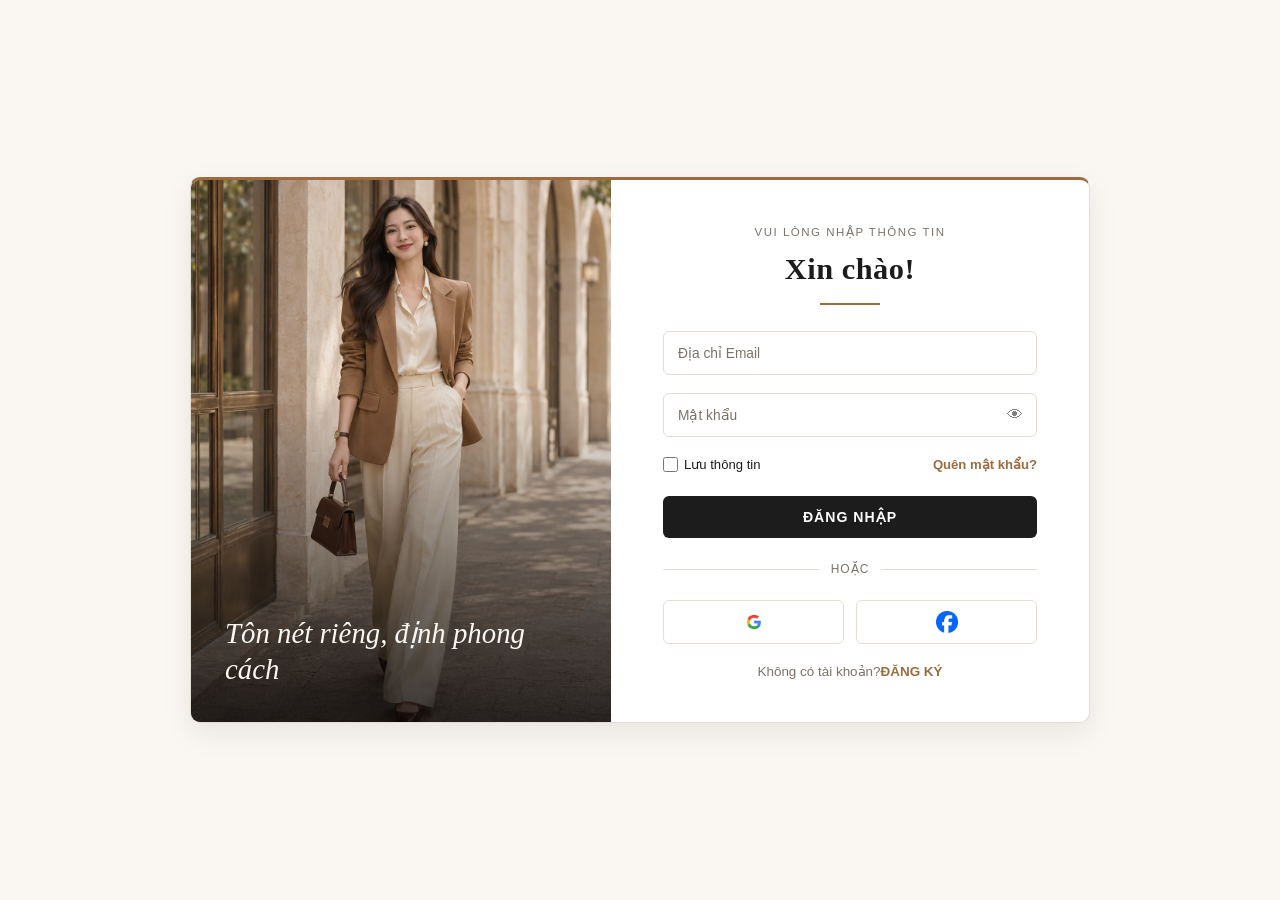
<file: dangnhap.html>
<!-- Tác giả: Chiêm Thiên Vũ -->
<!DOCTYPE html>
<html lang="vi">
<head>
    <meta charset="UTF-8">
    <meta name="viewport" content="width=device-width, initial-scale=1.0">
    <title>Đăng Nhập | Maison Mode</title>
    <link rel="stylesheet" href="assets/css/login.css">
    <link rel="shortcut icon" href="assets/images/favicon.ico" type="image/x-icon">
</head>
<body>
    <main class="container">

        <div class="form-container" id="login-form">

            <div class="form-header">
                <p>Vui lòng nhập thông tin</p>
                <h1>Xin chào!</h1>
            </div>

            <form class="form-box" novalidate>
                <div class="input-group">
                    <input type="email" id="email" class="input-field" placeholder=" " required>
                    <label for="email" class="floating-label">Địa chỉ Email</label>
                </div>

                <div class="input-group">
                    <input type="password" id="password" class="input-field" placeholder=" " required>
                    <label for="password" class="floating-label">Mật khẩu</label>
                    <div class="eye-icon">👁</div>
                </div>

                <div class="input-group checkbox-group">
                    <div class="form-col remember-me">
                        <input type="checkbox" id="remember-me-checkbox" class="checkbox-field">
                        <label for="remember-me-checkbox">Lưu thông tin</label>
                    </div>

                    <div class="form-col">
                        <a href="#" class="form-link">Quên mật khẩu?</a>
                    </div>
                </div>

                <button type="submit" class="form-btn form-btn--submit">ĐĂNG NHẬP</button>
            </form>

            <div class="form-divider">
                <p>Hoặc</p>
            </div>

            <div class="form-bottom">
                <div class="form-socials">
                    <button type="button" class="form-btn form-btn--social">
                        <img src="assets/images/google.jpg" class="btn-icon" alt="Google">
                    </button>

                    <button type="button" class="form-btn form-btn--social">
                        <img src="assets/images/facebook.jpg" class="btn-icon" alt="Facebook">
                    </button>
                </div>

                <p>Không có tài khoản?<a href="#" class="form-link" onclick="showRegister(); return false;">ĐĂNG KÝ</a></p>
            </div>

        </div>

        <div class="form-container" id="register-form" style="display: none;">

            <div class="form-header">
                <p>Vui lòng nhập thông tin</p>
                <h1>Tạo tài khoản!</h1>
            </div>

            <form class="form-box" novalidate>

                <div class="input-group">
                    <input type="text" id="fullname" class="input-field" placeholder=" " required>
                    <label for="fullname" class="floating-label">Họ và tên</label>
                </div>

                <div class="input-group">
                    <input type="email" id="register-email" class="input-field" placeholder=" " required>
                    <label for="register-email" class="floating-label">Địa chỉ Email</label>
                </div>

                <div class="input-group">
                    <input type="password" id="register-password" class="input-field" placeholder=" " required>
                    <label for="register-password" class="floating-label">Mật khẩu</label>
                    <div class="eye-icon">👁</div>
                </div>

                <div class="input-group">
                    <input type="password" id="confirm-password" class="input-field" placeholder=" " required>
                    <label for="confirm-password" class="floating-label">Xác nhận mật khẩu</label>
                    <div class="eye-icon">👁</div>
                </div>

                <div class="input-group">
                    <input type="text" id="address" class="input-field" placeholder=" " required>
                    <label for="address" class="floating-label">Địa chỉ</label>
                </div>

                 <div class="input-group">
                    <input type="text" id="phone-number" class="input-field" placeholder=" " required>
                    <label for="phone-number" class="floating-label">Số điện thoại</label>
                </div>

                <button type="submit" class="form-btn form-btn--submit">ĐĂNG KÝ</button>

            </form>

            <div class="form-divider">
                <p>Hoặc</p>
            </div>

            <div class="form-bottom">
                <div class="form-socials">
                    <button type="button" class="form-btn form-btn--social">
                        <img src="assets/images/google.jpg" class="btn-icon" alt="Google">
                    </button>

                    <button type="button" class="form-btn form-btn--social">
                        <img src="assets/images/facebook.jpg" class="btn-icon" alt="Facebook">
                    </button>
                </div>

                <p>Đã có tài khoản?
                    <a href="#" class="form-link" onclick="showLogin(); return false;">ĐĂNG NHẬP</a>
                </p>
            </div>
        </div>
    </main>
    <script src="assets/js/login.js"></script>
</body>


</html>
</file>
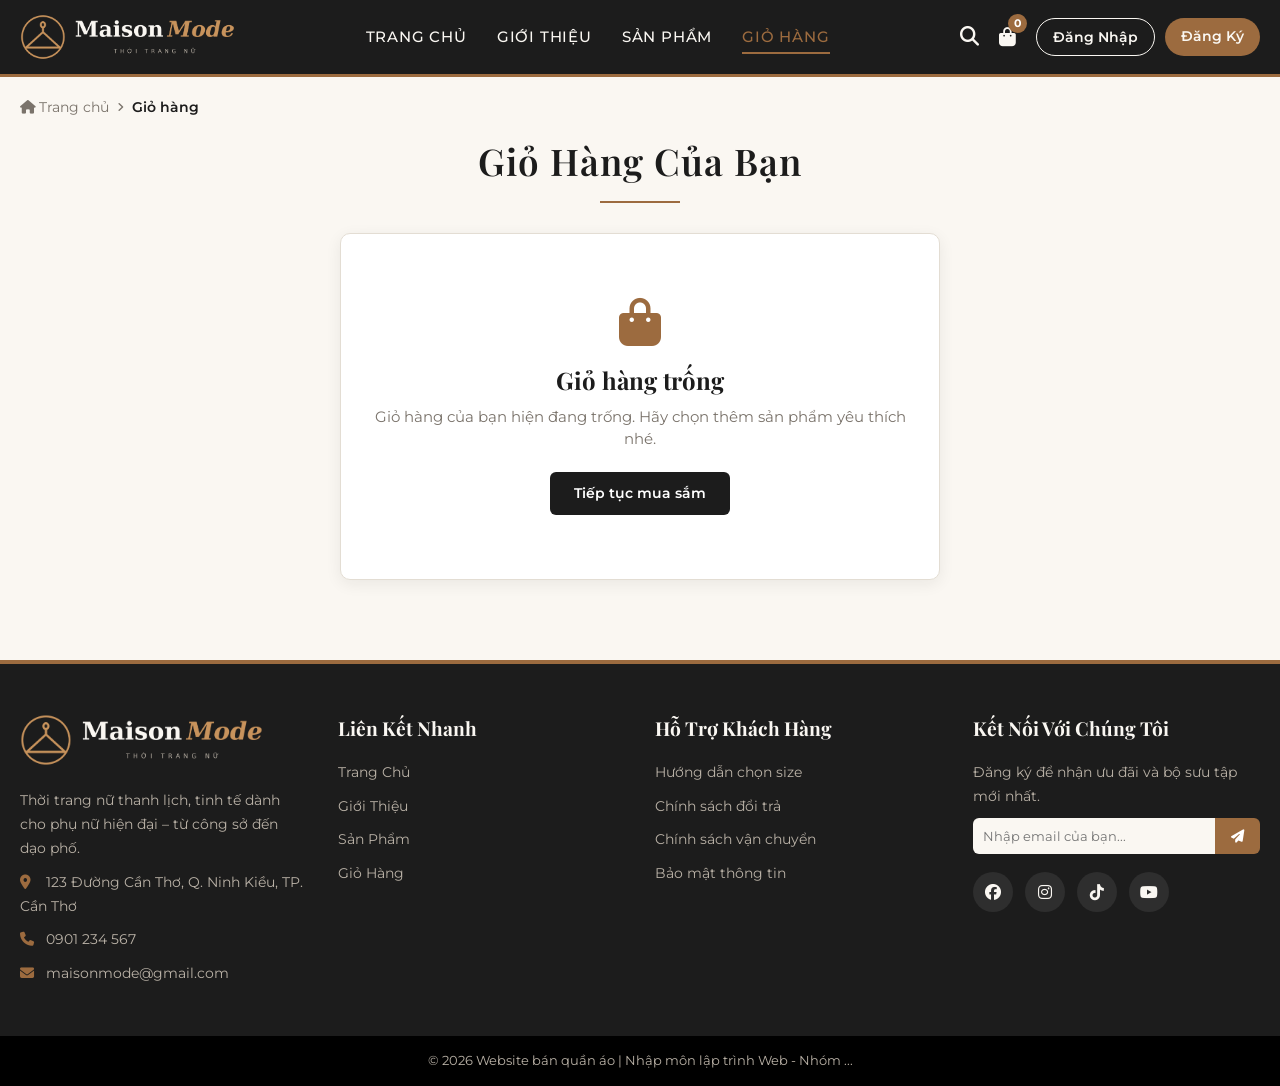
<file: giohang.html>
<!-- Tác giả: Lê Khánh Trường -->
<!DOCTYPE html>
<html lang="vi">
<head>
    <meta charset="UTF-8">
    <meta name="viewport" content="width=device-width, initial-scale=1.0">
    <title>Giỏ Hàng | Maison Mode</title>
    <link rel="preconnect" href="https://fonts.googleapis.com">
    <link rel="preconnect" href="https://fonts.gstatic.com" crossorigin>
    <link href="https://fonts.googleapis.com/css2?family=Montserrat:wght@400;500;600;700&family=Playfair+Display:wght@500;600;700&display=swap" rel="stylesheet">
    <link rel="stylesheet" href="https://cdnjs.cloudflare.com/ajax/libs/font-awesome/6.7.2/css/all.min.css">
    <link rel="shortcut icon" href="assets/images/favicon.ico" type="image/x-icon">
    <link rel="stylesheet" href="assets/css/sanpham.css">
    <link rel="stylesheet" href="assets/css/giohang.css">
</head>
<body>
    <header class="main-header">
       <div class="header-container">

        <!-- Logo -->
        <div class="header-logo">
            <a href="trangchu.html" title="Maison Mode - Trang chủ">
                <img src="assets/images/logo.png" alt="Maison Mode - Thời trang nữ">
            </a>
        </div>

            <!-- Nút menu cho màn hình nhỏ -->
            <input id="menu-toggle" class="menu-checkbox" type="checkbox">
            <label class="menu-btn" for="menu-toggle" title="Mở menu">
                <i class="fa-solid fa-bars icon-open"></i>
                <i class="fa-solid fa-xmark icon-close"></i>
            </label>

            <!-- Menu điều hướng -->
            <nav class="main-nav">
                <ul class="nav-list">
                    <li class="nav-item"><a class="nav-link" href="trangchu.html">Trang Chủ</a></li>
                    <li class="nav-item"><a class="nav-link" href="gioithieu.html">Giới Thiệu</a></li>
                    <li class="nav-item"><a class="nav-link" href="sanpham.html">Sản Phẩm</a></li>
                    <li class="nav-item"><a class="nav-link active" href="giohang.html">Giỏ Hàng</a></li>
                    <li class="nav-item mobile-auth"><a class="nav-link" href="dangnhap.html">Đăng Nhập</a></li>
                    <li class="nav-item mobile-auth"><a class="nav-link" href="dangnhap.html#dangky">Đăng Ký</a></li>
                </ul>
            </nav>

            <!-- Tìm kiếm, giỏ hàng, đăng nhập -->
            <div class="header-actions">
                <div class="search-box">
                    <button class="btn-icon btn-search" type="button" title="Tìm kiếm">
                        <i class="fa-solid fa-magnifying-glass"></i>
                    </button>
                    <form id="search-form" class="search-form" action="sanpham.html" method="GET">
                        <input id="search-input" class="search-input" type="text" name="q" placeholder="Tìm váy, áo, đầm..." autocomplete="off">
                        <button class="btn-search-submit" type="submit" title="Tìm">
                            <i class="fa-solid fa-arrow-right"></i>
                        </button>
                    </form>
                </div>

                <a class="btn-icon btn-cart-link" href="giohang.html" title="Giỏ hàng">
                    <i class="fa-solid fa-bag-shopping"></i>
                    <span class="cart-badge">0</span>
                </a>

                <div class="user-buttons">
                    <a class="btn-user btn-login" href="dangnhap.html">Đăng Nhập</a>
                    <a class="btn-user btn-register" href="dangnhap.html#dangky">Đăng Ký</a>
                </div>
            </div>
        </div>
    </header>

    <main class="cart-page">
        <nav class="breadcrumb" aria-label="breadcrumb">
            <a href="trangchu.html"><i class="fa-solid fa-house"></i> Trang chủ</a>
            <i class="fa-solid fa-angle-right"></i>
            <span>Giỏ hàng</span>
        </nav>

        <div class="cart-container">
            <h1 class="section-title">Giỏ Hàng Của Bạn</h1>

            <div class="cart-empty" id="cart-empty" style="display: none;">
                <i class="fa-solid fa-bag-shopping"></i>
                <h2>Giỏ hàng trống</h2>
                <p>Giỏ hàng của bạn hiện đang trống. Hãy chọn thêm sản phẩm yêu thích nhé.</p>
                <a href="sanpham.html" class="btn-primary-dark">Tiếp tục mua sắm</a>
            </div>

            <div class="cart-layout" id="cart-layout">
                <div class="cart-items-box">
                    <div class="cart-table-header">
                        <label class="check-all">
                            <input type="checkbox" id="select-all" checked> Chọn tất cả (<span id="total-selected">0</span>)
                        </label>
                        <button type="button" class="btn-clear-cart" id="btn-clear-cart">
                            <i class="fa-regular fa-trash-can"></i> Xóa tất cả
                        </button>
                    </div>

                    <div class="cart-list" id="cart-list"></div>

                    <div class="cart-footer-actions">
                        <a href="sanpham.html" class="btn-continue"><i class="fa-solid fa-arrow-left"></i> Tiếp tục xem sản phẩm</a>
                    </div>
                </div>

                <aside class="cart-summary-box">
                    <h3>Tóm tắt đơn hàng</h3>

                    <div class="coupon-box">
                        <input type="text" id="coupon-input" class="coupon-input" placeholder="Nhập mã giảm giá (VD: MAISON10)">
                        <button type="button" id="btn-apply-coupon" class="btn-apply-coupon">Áp dụng</button>
                    </div>

                    <div class="summary-rows">
                        <div class="summary-row">
                            <span>Tạm tính</span>
                            <b id="subtotal-price">0đ</b>
                        </div>
                        <div class="summary-row">
                            <span>Giảm giá</span>
                            <b id="discount-price">-0đ</b>
                        </div>
                        <div class="summary-row">
                            <span>Phí vận chuyển</span>
                            <b id="shipping-price">0đ</b>
                        </div>
                        <p class="freeship-note" id="freeship-note">
                            <i class="fa-solid fa-truck-fast"></i> Miễn phí vận chuyển cho đơn từ <b>1.000.000đ</b>
                        </p>
                    </div>

                    <div class="summary-total">
                        <span>Tổng thanh toán</span>
                        <strong id="final-total">0đ</strong>
                    </div>

                    <button type="button" class="btn-checkout" id="btn-checkout">
                        Tiến Hành Thanh Toán
                    </button>
                </aside>
            </div>
        </div>
    </main>
    <!-- Footer -->
    <footer class="main-footer">
        <div class="footer-container">
            <div class="footer-col">
                <a href="trangchu.html" class="footer-logo"><img src="assets/images/logo.png" alt="Maison Mode"></a>
                <p class="footer-desc">Thời trang nữ thanh lịch, tinh tế dành cho phụ nữ hiện đại – từ công sở đến dạo phố.</p>
                <ul class="footer-contact">
                    <li><i class="fa-solid fa-location-dot"></i> 123 Đường Cần Thơ, Q. Ninh Kiều, TP. Cần Thơ</li>
                    <li><i class="fa-solid fa-phone"></i> 0901 234 567</li>
                    <li><i class="fa-solid fa-envelope"></i> maisonmode@gmail.com</li>
                </ul>
            </div>

            <div class="footer-col">
                <h3 class="footer-title">Liên Kết Nhanh</h3>
                <ul class="footer-links">
                    <li><a href="trangchu.html">Trang Chủ</a></li>
                    <li><a href="gioithieu.html">Giới Thiệu</a></li>
                    <li><a href="sanpham.html">Sản Phẩm</a></li>
                    <li><a href="giohang.html">Giỏ Hàng</a></li>
                </ul>
            </div>

            <div class="footer-col">
                <h3 class="footer-title">Hỗ Trợ Khách Hàng</h3>
                <ul class="footer-links">
                    <li><a href="#">Hướng dẫn chọn size</a></li>
                    <li><a href="#">Chính sách đổi trả</a></li>
                    <li><a href="#">Chính sách vận chuyển</a></li>
                    <li><a href="#">Bảo mật thông tin</a></li>
                </ul>
            </div>

            <div class="footer-col">
                <h3 class="footer-title">Kết Nối Với Chúng Tôi</h3>
                <p class="footer-desc">Đăng ký để nhận ưu đãi và bộ sưu tập mới nhất.</p>
                <form class="newsletter-form" onsubmit="return false;">
                    <input class="newsletter-input" type="email" placeholder="Nhập email của bạn..." required>
                    <button class="btn-newsletter" type="submit" title="Đăng ký"><i class="fa-solid fa-paper-plane"></i></button>
                </form>
                <div class="footer-socials">
                    <a href="https://facebook.com" title="Facebook"><i class="fa-brands fa-facebook"></i></a>
                    <a href="https://instagram.com" title="Instagram"><i class="fa-brands fa-instagram"></i></a>
                    <a href="https://tiktok.com" title="TikTok"><i class="fa-brands fa-tiktok"></i></a>
                    <a href="https://youtube.com" title="YouTube"><i class="fa-brands fa-youtube"></i></a>
                </div>
            </div>
        </div>

        <div class="footer-bottom">
            <p>&copy; 2026 Website bán quần áo | Nhập môn lập trình Web - Nhóm ...</p>
        </div>
    </footer>

    <!-- Nút về đầu trang -->
    <a href="#" class="back-to-top" title="Về đầu trang"><i class="fa-solid fa-arrow-up"></i></a>
    <script src="assets/js/icon-cart-update.js"></script>
    <script src="assets/js/vetrangdau.js"></script>
    <script src="assets/js/giohang.js"></script>
    <script src="assets/js/auth.js"></script>
</body>
</html>
</file>
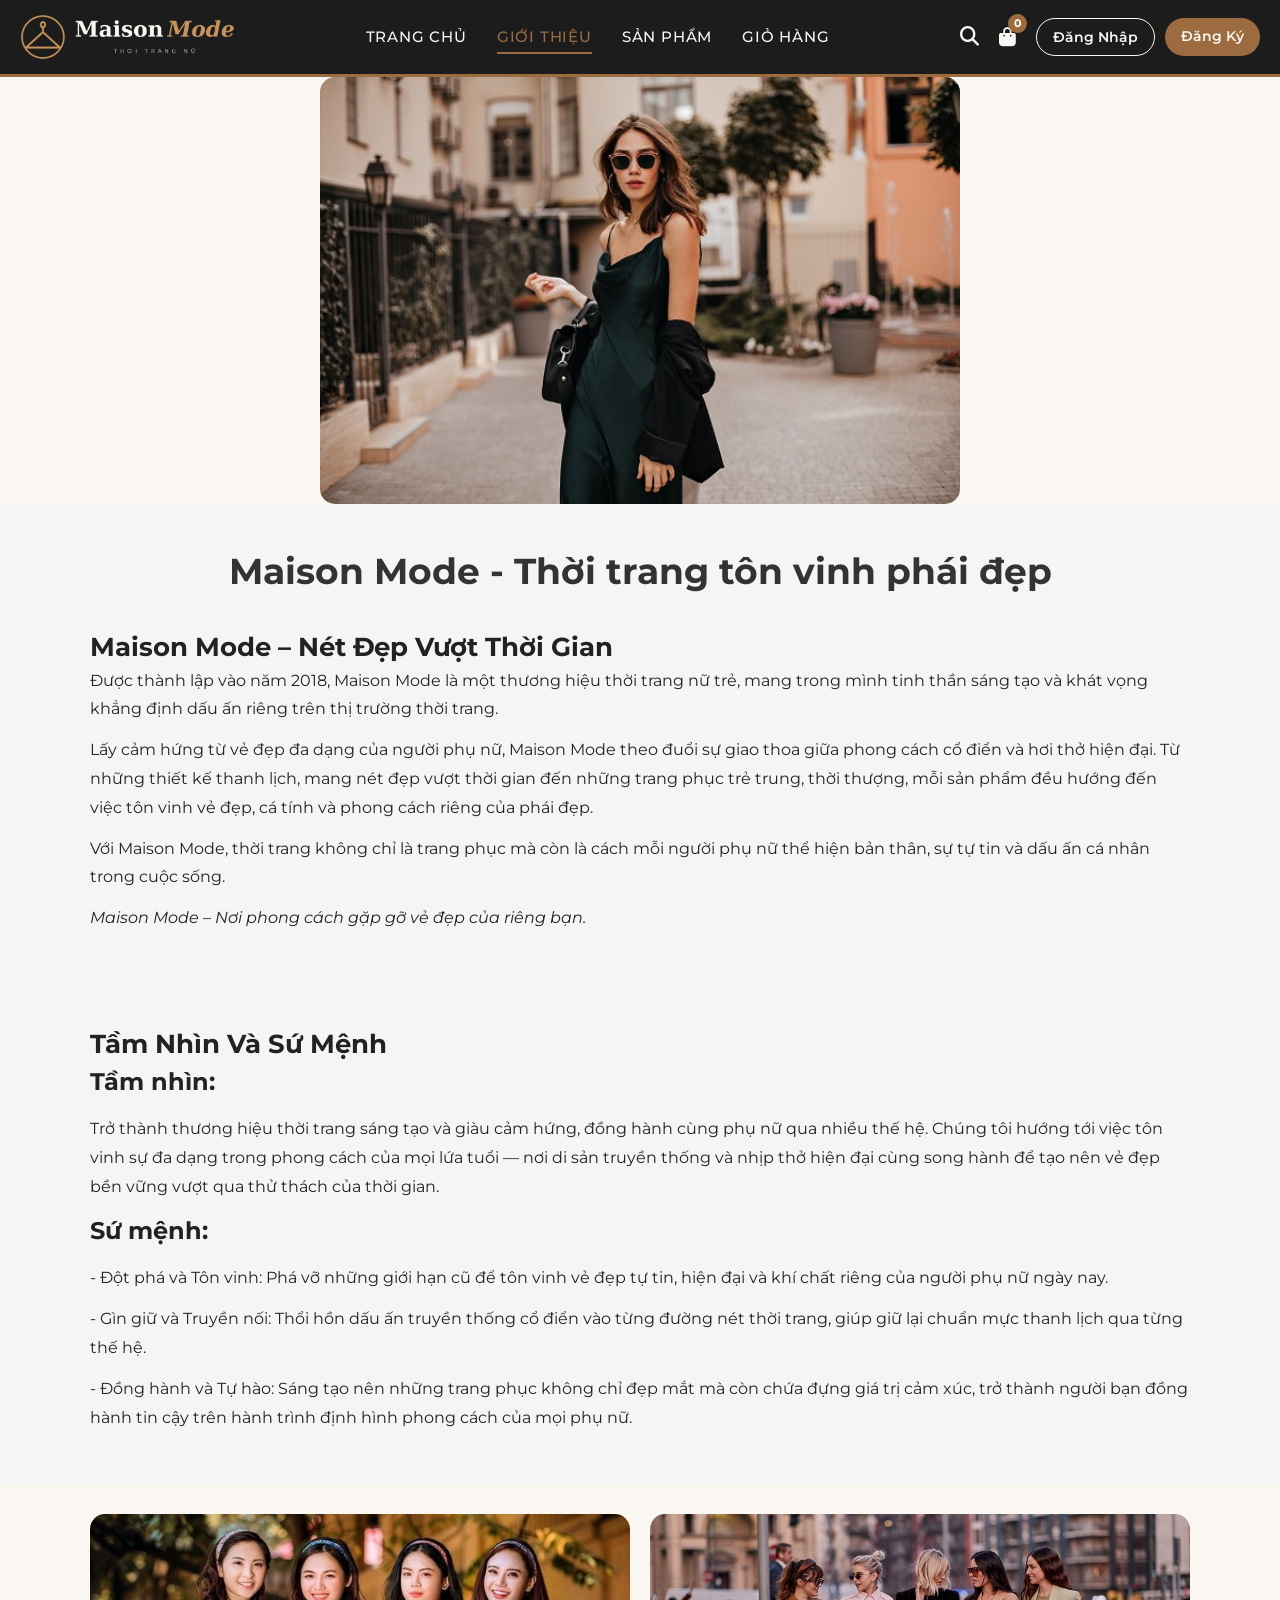
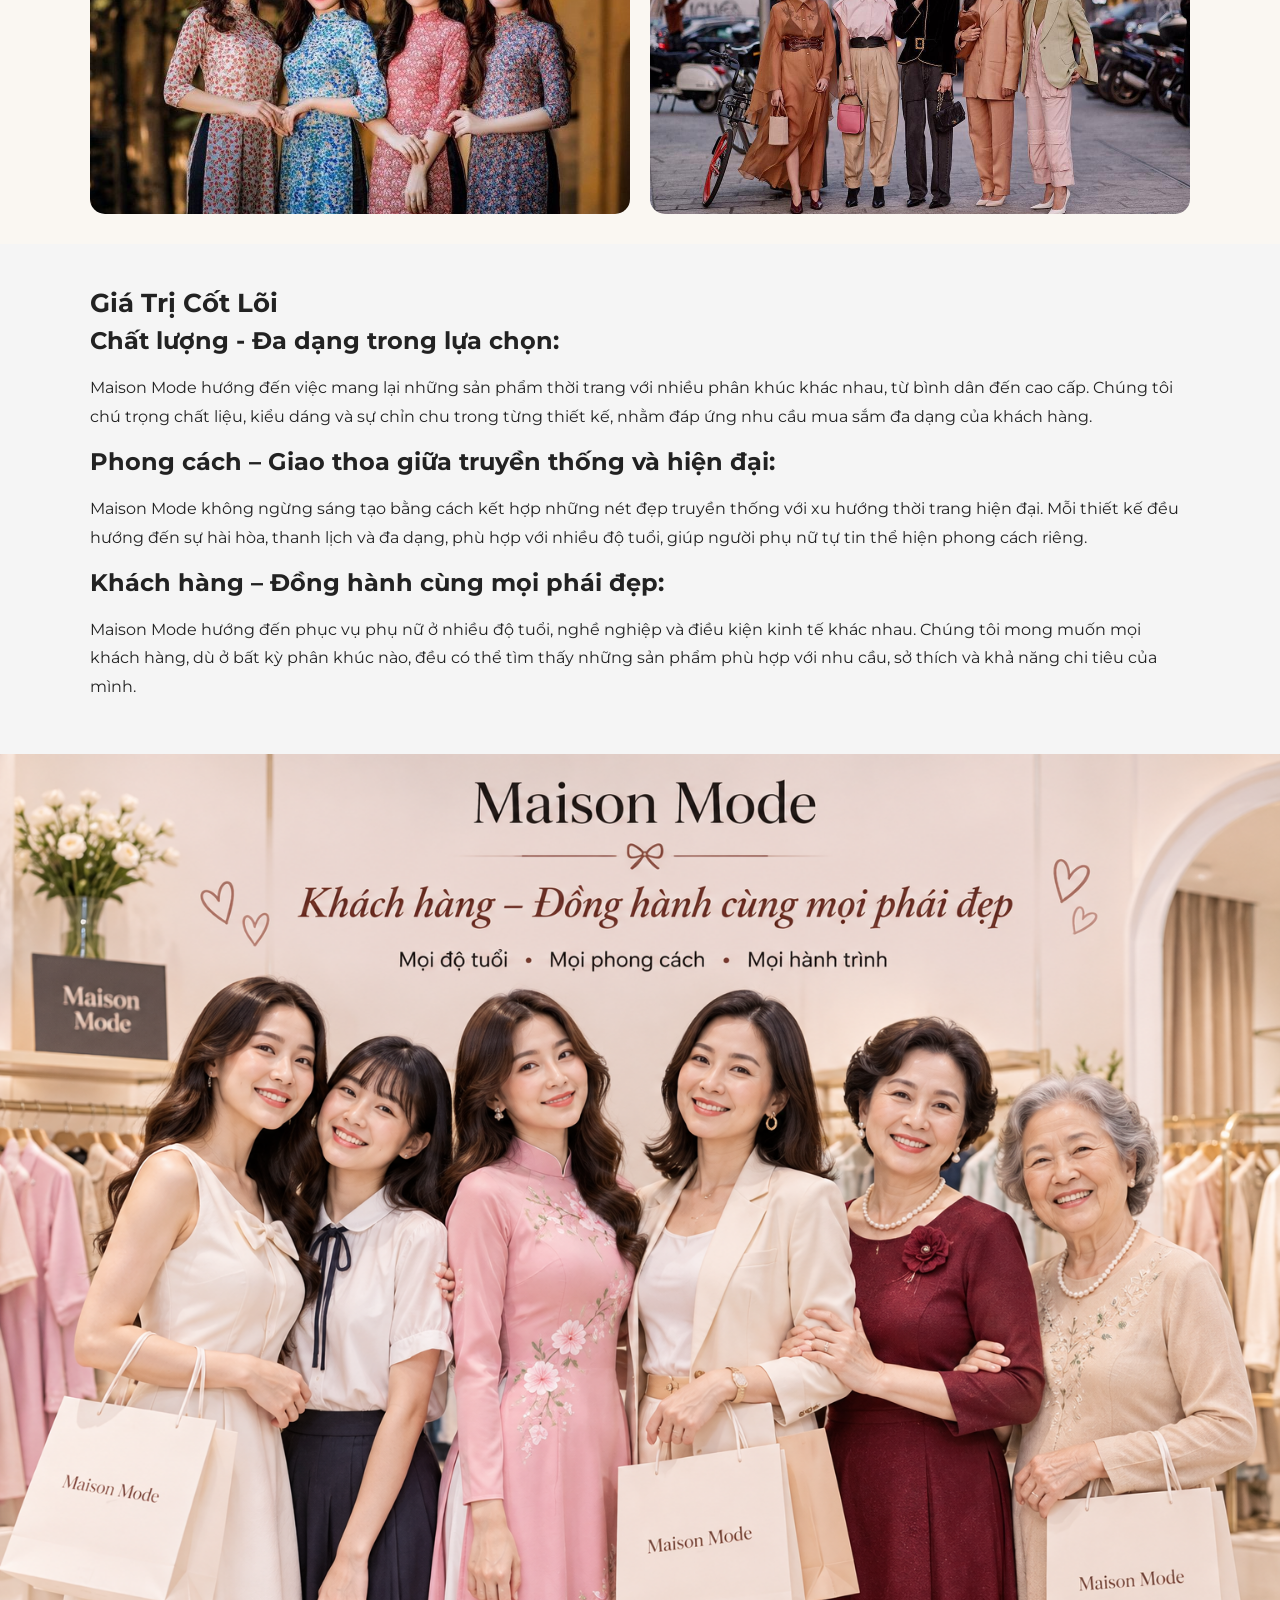
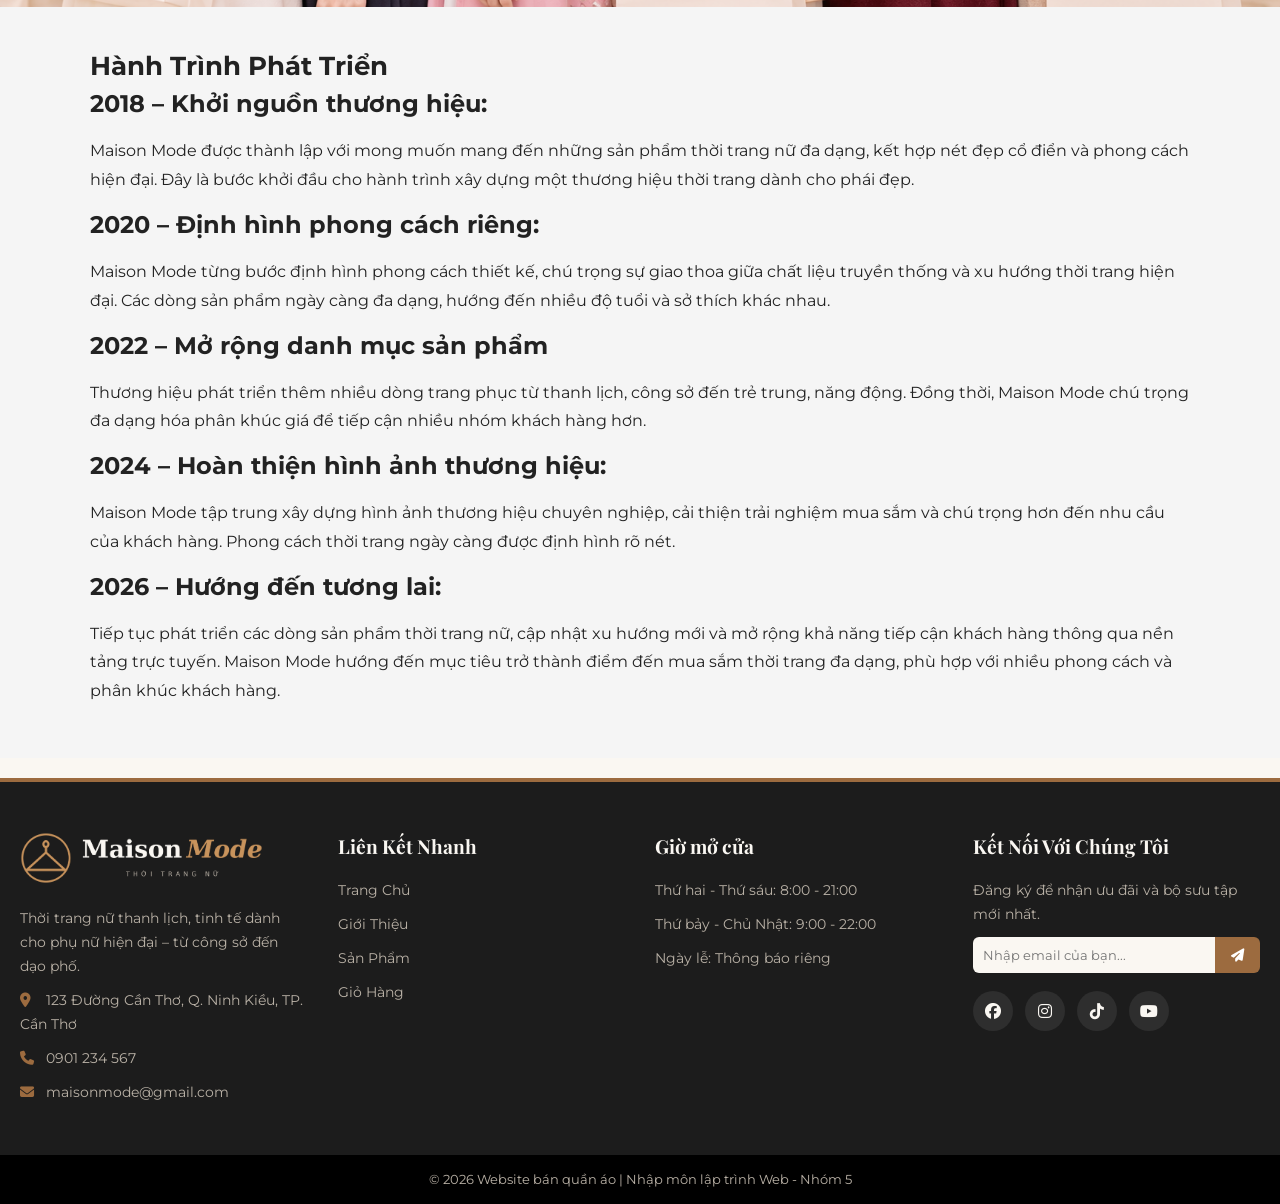
<file: gioithieu.html>
<!-- Tác giả: Trương Hữu Thành -->

<!DOCTYPE html>
<html lang="vi">
<head>
    <meta charset="UTF-8">
    <meta name="viewport" content="width=device-width, initial-scale=1.0">
    <title>Giới Thiệu | Maison Mode</title>
    <!-- Google Fonts -->
    <link rel="preconnect" href="https://fonts.googleapis.com">
    <link rel="preconnect" href="https://fonts.gstatic.com" crossorigin>
    <link href="https://fonts.googleapis.com/css2?family=Montserrat:wght@400;500;600;700&family=Playfair+Display:wght@500;600;700&display=swap" rel="stylesheet">
    <!-- FontAwesome -->
    <link rel="stylesheet" href="https://cdnjs.cloudflare.com/ajax/libs/font-awesome/6.7.2/css/all.min.css">
    <!-- Favicon -->
    <link rel="shortcut icon" href="assets/images/favicon.ico" type="image/x-icon">
    <!-- CSS Header và Footer -->
    <link rel="stylesheet" href="assets/css/sanpham.css">
    <!-- CSS Riêng cho trang giới thiệu -->
    <link rel="stylesheet" href="assets/css/gioithieu.css">
</head>
<body>
    
    <!-- ===================== HEADER ===================== -->
    <header class="main-header">
        <div class="header-container">

            <!-- Logo -->
            <div class="header-logo">
                <a href="trangchu.html" title="Maison Mode - Trang chủ"><img src="assets/images/logo.png" alt="Maison Mode - Thời trang nữ"></a>
            </div>

            <!-- Nút menu cho màn hình nhỏ -->
            <input id="menu-toggle" class="menu-checkbox" type="checkbox">
            <label class="menu-btn" for="menu-toggle" title="Mở menu">
                <i class="fa-solid fa-bars icon-open"></i>
                <i class="fa-solid fa-xmark icon-close"></i>
            </label>

            <!-- Menu điều hướng -->
            <nav class="main-nav">
                <ul class="nav-list">
                    <li class="nav-item"><a class="nav-link" href="trangchu.html">Trang Chủ</a></li>
                    <li class="nav-item"><a class="nav-link active" href="gioithieu.html">Giới Thiệu</a></li>
                    <li class="nav-item"><a class="nav-link" href="sanpham.html">Sản Phẩm</a></li>
                    <li class="nav-item"><a class="nav-link" href="giohang.html">Giỏ Hàng</a></li>
                    <li class="nav-item mobile-auth"><a class="nav-link" href="dangnhap.html">Đăng Nhập</a></li>
                    <li class="nav-item mobile-auth"><a class="nav-link" href="dangnhap.html#dangky">Đăng Ký</a></li>
                </ul>
            </nav>

            <!-- Tìm kiếm, giỏ hàng, đăng nhập -->
            <div class="header-actions">
                <div class="search-box">
                    <button class="btn-icon btn-search" type="button" title="Tìm kiếm">
                        <i class="fa-solid fa-magnifying-glass"></i>
                    </button>
                    <form id="search-form" class="search-form" action="sanpham.html" method="GET">
                        <input id="search-input" class="search-input" type="text" name="q" placeholder="Tìm váy, áo, đầm..." autocomplete="off">
                        <button class="btn-search-submit" type="submit" title="Tìm">
                            <i class="fa-solid fa-arrow-right"></i>
                        </button>
                    </form>
                </div>

                <a class="btn-icon btn-cart-link" href="giohang.html" title="Giỏ hàng">
                    <i class="fa-solid fa-bag-shopping"></i>
                    <span class="cart-badge">0</span>
                </a>

                <div class="user-buttons">
                    <a class="btn-user btn-login" href="dangnhap.html">Đăng Nhập</a>
                    <a class="btn-user btn-register" href="dangnhap.html#dangky">Đăng Ký</a>
                </div>
            </div>
        </div>
    </header>

    <!-- ===================== MAIN ===================== -->
    <main class="gt-main">
    <section class="banner-img">
        <img class="anh1gt" src="assets/images/anh1gt.jpg" alt="agt1">
    </section>
    <section class="gioithieu">
        <h1> Maison Mode - Thời trang tôn vinh phái đẹp</h1>
        <h2 class="tieude2"> Maison Mode – Nét đẹp vượt thời gian </h2>
        <div class="noidung">
            <p>Được thành lập vào năm 2018, Maison Mode là một thương hiệu thời trang nữ trẻ, mang trong mình tinh thần sáng tạo và khát vọng khẳng định dấu ấn riêng trên thị trường thời trang.</p>
            <p>Lấy cảm hứng từ vẻ đẹp đa dạng của người phụ nữ, Maison Mode theo đuổi sự giao thoa giữa phong cách cổ điển và hơi thở hiện đại. Từ những thiết kế thanh lịch, mang nét đẹp vượt thời gian đến những trang phục trẻ trung, thời thượng, mỗi sản phẩm đều hướng đến việc tôn vinh vẻ đẹp, cá tính và phong cách riêng của phái đẹp.</p>
            <p>Với Maison Mode, thời trang không chỉ là trang phục mà còn là cách mỗi người phụ nữ thể hiện bản thân, sự tự tin và dấu ấn cá nhân trong cuộc sống.</p>
            <p><em>Maison Mode – Nơi phong cách gặp gỡ vẻ đẹp của riêng bạn.</em></p>
        </div>
    </section>
    <section class="gioithieu">
        <h2 class="tieude2"> Tầm nhìn và sứ mệnh </h2>
        <div class="noidung">
            <h2>Tầm nhìn:</h2>
            <p>Trở thành thương hiệu thời trang sáng tạo và giàu cảm hứng, đồng hành cùng phụ nữ qua nhiều thế hệ. Chúng tôi hướng tới việc tôn vinh sự đa dạng trong phong cách của mọi lứa tuổi — nơi di sản truyền thống và nhịp thở hiện đại cùng song hành để tạo nên vẻ đẹp bền vững vượt qua thử thách của thời gian.</p>
            <h2>Sứ mệnh:</h2>
            <p>- Đột phá và Tôn vinh: Phá vỡ những giới hạn cũ để tôn vinh vẻ đẹp tự tin, hiện đại và khí chất riêng của người phụ nữ ngày nay.</p>
            <p>- Gìn giữ và Truyền nối: Thổi hồn dấu ấn truyền thống cổ điển vào từng đường nét thời trang, giúp giữ lại chuẩn mực thanh lịch qua từng thế hệ.</p>
            <p>- Đồng hành và Tự hào: Sáng tạo nên những trang phục không chỉ đẹp mắt mà còn chứa đựng giá trị cảm xúc, trở thành người bạn đồng hành tin cậy trên hành trình định hình phong cách của mọi phụ nữ.</p>
        </div>
    </section>
    <section class="gt-haianh">
        <img src="assets/images/anhgt2.jpg" alt="agt2">
        <img src="assets/images/anhtg3.jpg" alt="agt3">
    </section>
    <section class="gioithieu">
        <h2 class="tieude2"> Giá trị cốt lõi </h2>
        <div class="noidung">
            <h2>Chất lượng - Đa dạng trong lựa chọn:</h2>
            <p>Maison Mode hướng đến việc mang lại những sản phẩm thời trang với nhiều phân khúc khác nhau, từ bình dân đến cao cấp. Chúng tôi chú trọng chất liệu, kiểu dáng và sự chỉn chu trong từng thiết kế, nhằm đáp ứng nhu cầu mua sắm đa dạng của khách hàng.</p>
            <h2>Phong cách – Giao thoa giữa truyền thống và hiện đại:</h2>
            <p>Maison Mode không ngừng sáng tạo bằng cách kết hợp những nét đẹp truyền thống với xu hướng thời trang hiện đại. Mỗi thiết kế đều hướng đến sự hài hòa, thanh lịch và đa dạng, phù hợp với nhiều độ tuổi, giúp người phụ nữ tự tin thể hiện phong cách riêng.</p>
            <h2>Khách hàng – Đồng hành cùng mọi phái đẹp:</h2>
            <p>Maison Mode hướng đến phục vụ phụ nữ ở nhiều độ tuổi, nghề nghiệp và điều kiện kinh tế khác nhau. Chúng tôi mong muốn mọi khách hàng, dù ở bất kỳ phân khúc nào, đều có thể tìm thấy những sản phẩm phù hợp với nhu cầu, sở thích và khả năng chi tiêu của mình.</p>
        </div>
    </section>
    <section class="banner-img">
        <img class="anhgt4" src="assets/images/anhgt4.png" alt="agt4">
    </section>
    <section class="gioithieu">
        <h2 class="tieude2"> Hành trình phát triển</h2>
        <div class="noidung">
            <h2>2018 – Khởi nguồn thương hiệu:</h2>
            <p>Maison Mode được thành lập với mong muốn mang đến những sản phẩm thời trang nữ đa dạng, kết hợp nét đẹp cổ điển và phong cách hiện đại. Đây là bước khởi đầu cho hành trình xây dựng một thương hiệu thời trang dành cho phái đẹp.</p>
            <h2>2020 – Định hình phong cách riêng:</h2>
            <p>Maison Mode từng bước định hình phong cách thiết kế, chú trọng sự giao thoa giữa chất liệu truyền thống và xu hướng thời trang hiện đại. Các dòng sản phẩm ngày càng đa dạng, hướng đến nhiều độ tuổi và sở thích khác nhau.</p>
            <h2>2022 – Mở rộng danh mục sản phẩm</h2>
            <p>Thương hiệu phát triển thêm nhiều dòng trang phục từ thanh lịch, công sở đến trẻ trung, năng động. Đồng thời, Maison Mode chú trọng đa dạng hóa phân khúc giá để tiếp cận nhiều nhóm khách hàng hơn.</p>
            <h2>2024 – Hoàn thiện hình ảnh thương hiệu:</h2>
            <p>Maison Mode tập trung xây dựng hình ảnh thương hiệu chuyên nghiệp, cải thiện trải nghiệm mua sắm và chú trọng hơn đến nhu cầu của khách hàng. Phong cách thời trang ngày càng được định hình rõ nét.</p>
            <h2>2026 – Hướng đến tương lai:</h2>
            <p>Tiếp tục phát triển các dòng sản phẩm thời trang nữ, cập nhật xu hướng mới và mở rộng khả năng tiếp cận khách hàng thông qua nền tảng trực tuyến. Maison Mode hướng đến mục tiêu trở thành điểm đến mua sắm thời trang đa dạng, phù hợp với nhiều phong cách và phân khúc khách hàng.</p>
        </div>
    </section>
    </main>
    <!-- ===================== FOOTER ===================== -->
    <footer class="main-footer">
        <div class="footer-container">
            <div class="footer-col">
                <a href="trangchu.html" class="footer-logo"><img src="assets/images/logo.png" alt="Maison Mode"></a>
                <p class="footer-desc">Thời trang nữ thanh lịch, tinh tế dành cho phụ nữ hiện đại – từ công sở đến dạo phố.</p>
                <ul class="footer-contact">
                    <li><i class="fa-solid fa-location-dot"></i> 123 Đường Cần Thơ, Q. Ninh Kiều, TP. Cần Thơ</li>
                    <li><i class="fa-solid fa-phone"></i> 0901 234 567</li>
                    <li><i class="fa-solid fa-envelope"></i> maisonmode@gmail.com</li>
                </ul>
            </div>

            <div class="footer-col">
                <h3 class="footer-title">Liên Kết Nhanh</h3>
                <ul class="footer-links">
                    <li><a href="trangchu.html">Trang Chủ</a></li>
                    <li><a href="gioithieu.html">Giới Thiệu</a></li>
                    <li><a href="sanpham.html">Sản Phẩm</a></li>
                    <li><a href="giohang.html">Giỏ Hàng</a></li>
                </ul>
            </div>

            <div class="footer-col">
                <h3 class="footer-title">Giờ mở cửa</h3>
                <ul class="footer-links">
                    <li>Thứ hai - Thứ sáu: 8:00 - 21:00</li>
                    <li>Thứ bảy - Chủ Nhật: 9:00 - 22:00</li>
                    <li>Ngày lễ: Thông báo riêng</li>
                </ul>
            </div>


            <div class="footer-col">
                <h3 class="footer-title">Kết Nối Với Chúng Tôi</h3>
                <p class="footer-desc">Đăng ký để nhận ưu đãi và bộ sưu tập mới nhất.</p>
                <form class="newsletter-form" onsubmit="return false;">
                    <input class="newsletter-input" type="email" placeholder="Nhập email của bạn..." required>
                    <button class="btn-newsletter" type="submit" title="Đăng ký"><i class="fa-solid fa-paper-plane"></i></button>
                </form>
                <div class="footer-socials">
                    <a href="https://facebook.com" title="Facebook"><i class="fa-brands fa-facebook"></i></a>
                    <a href="https://instagram.com" title="Instagram"><i class="fa-brands fa-instagram"></i></a>
                    <a href="https://tiktok.com" title="TikTok"><i class="fa-brands fa-tiktok"></i></a>
                    <a href="https://youtube.com" title="YouTube"><i class="fa-brands fa-youtube"></i></a>
                </div>
            </div>
        </div>

        <div class="footer-bottom">
            <p>&copy; 2026 Website bán quần áo | Nhập môn lập trình Web - Nhóm 5</p>
        </div>
    </footer>

    <!-- Nút về đầu trang -->
    <a href="#" class="back-to-top" title="Về đầu trang"><i class="fa-solid fa-arrow-up"></i></a>

    <!-- JavaScript -->
    <script src="assets/js/vetrangdau.js"></script>
    <script src="assets/js/auth.js"></script>
    <script src="assets/js/icon-cart-update.js"></script>
</body>
</html>
</file>
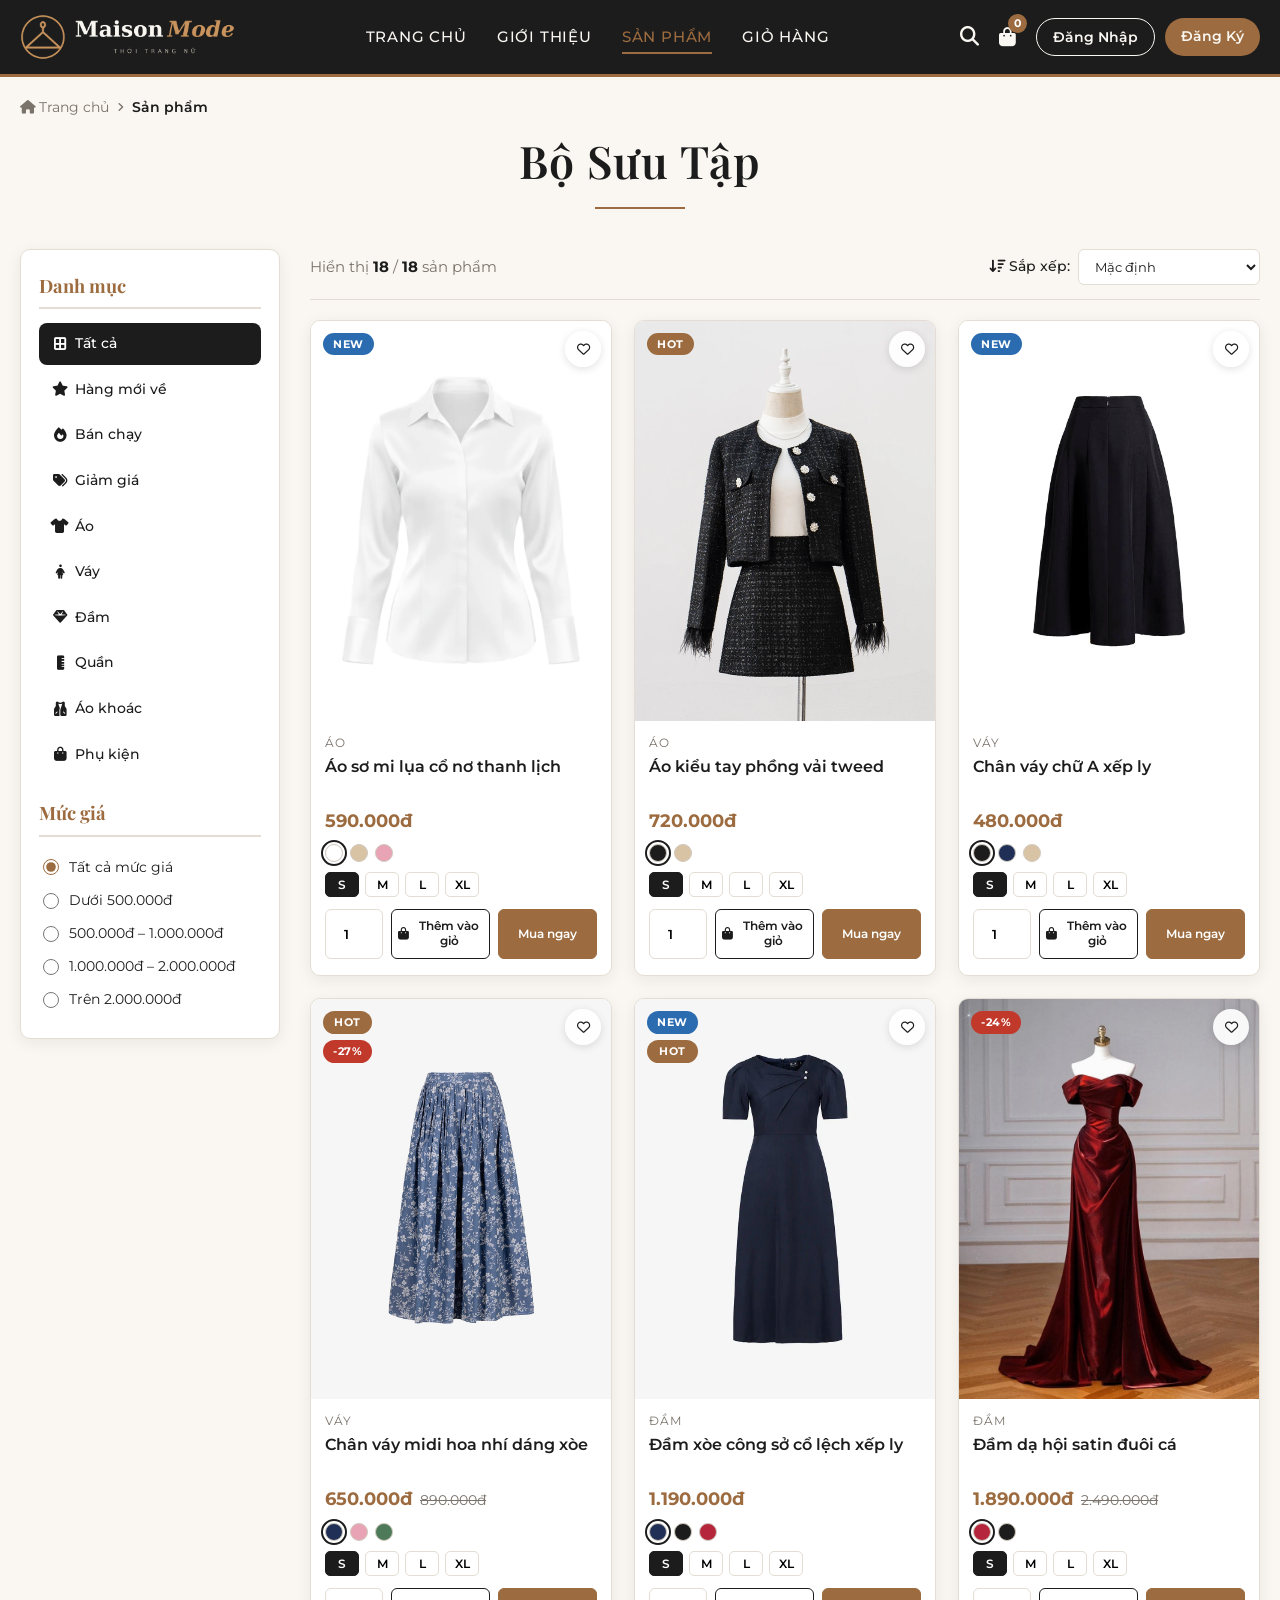
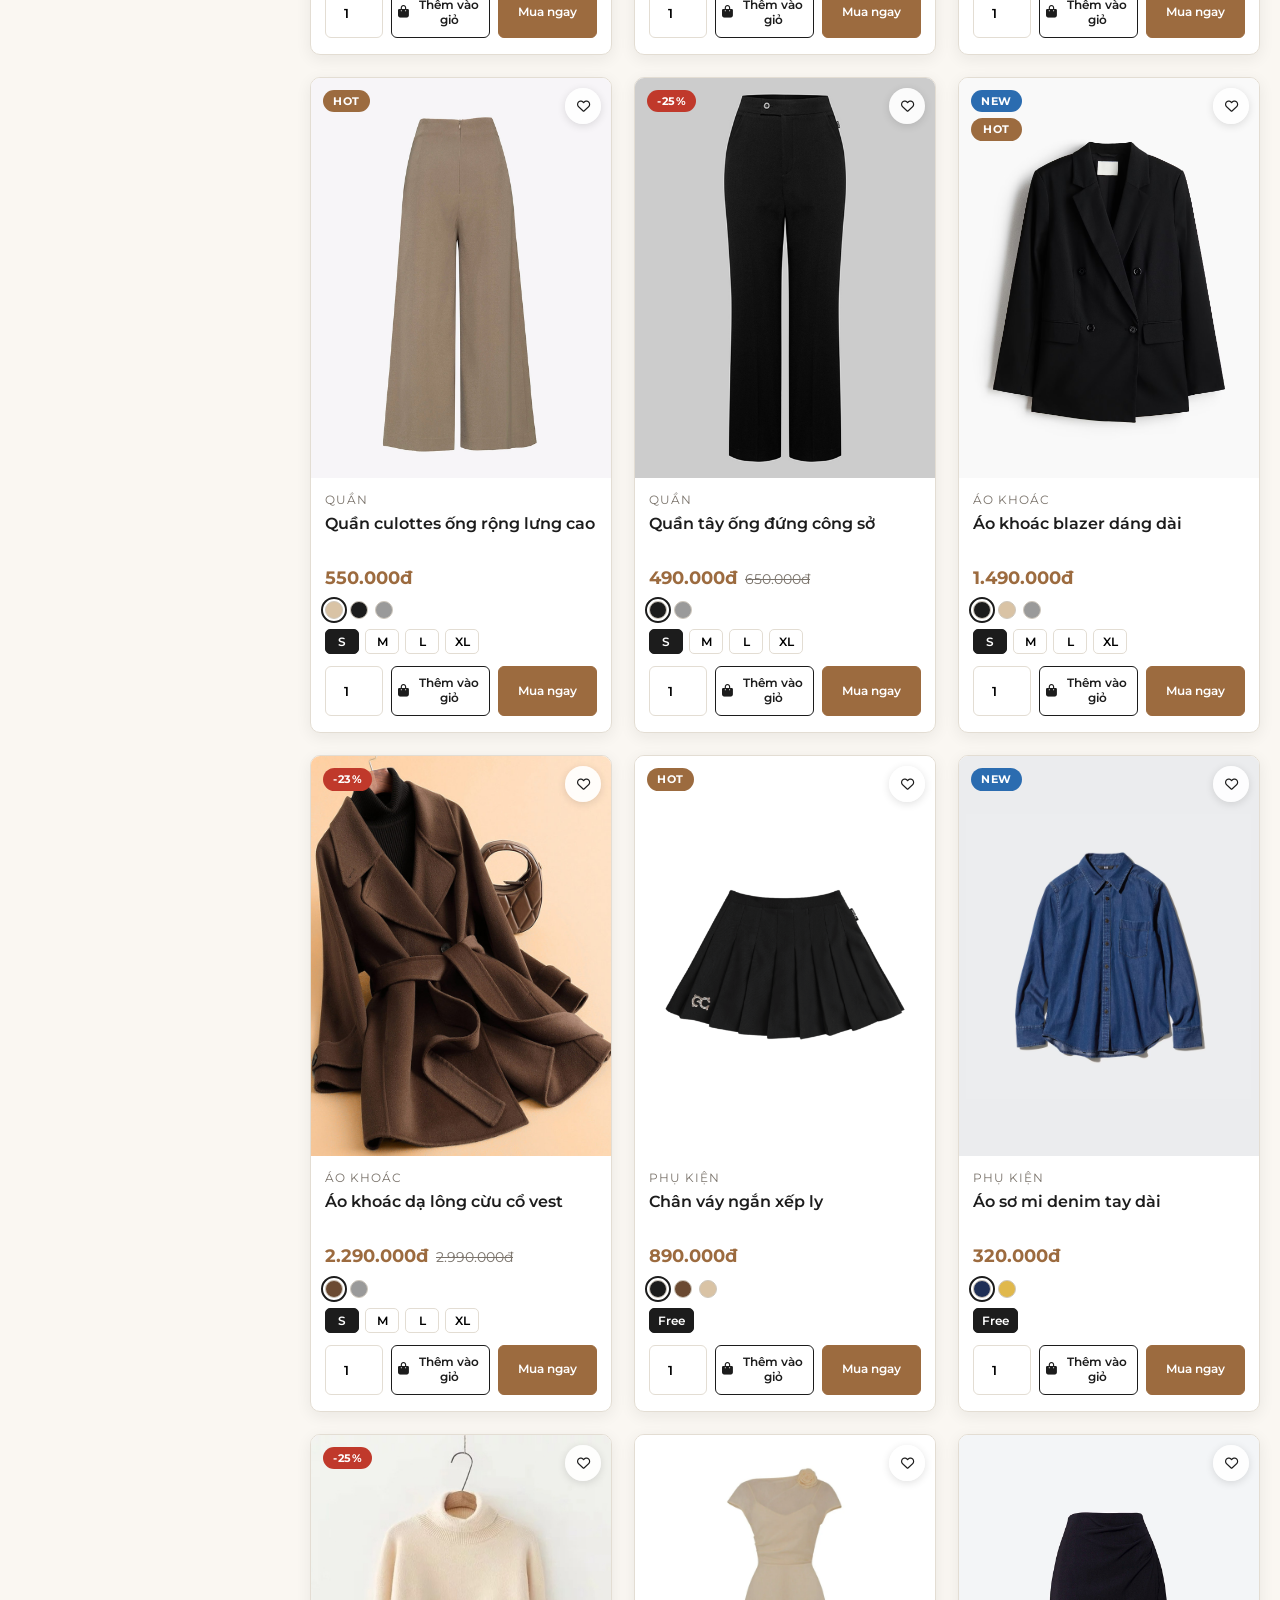
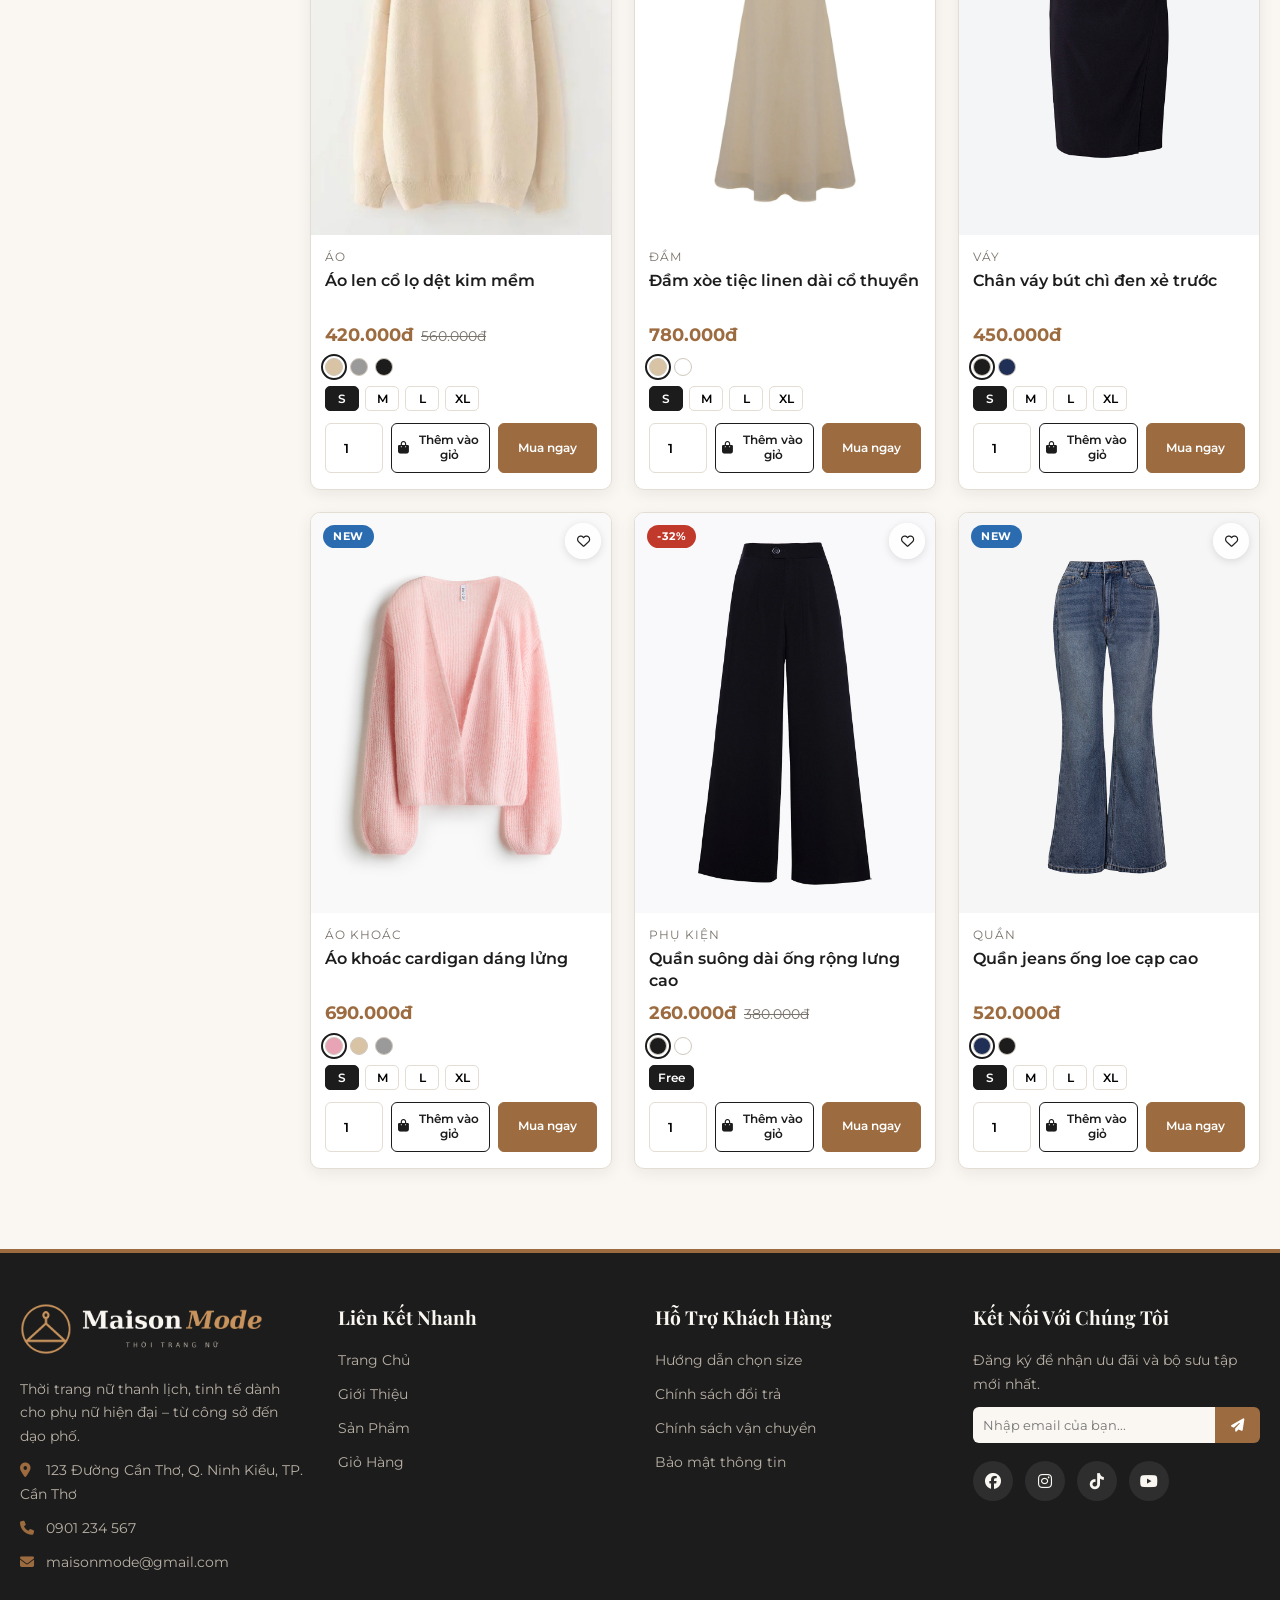
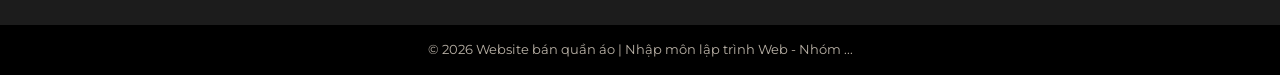
<file: sanpham.html>
<!-- Tác giả: Nguyễn Khánh Bình -->
<!DOCTYPE html>
<html lang="vi">
<head>
    <meta charset="UTF-8">
    <meta name="viewport" content="width=device-width, initial-scale=1.0">
    <meta name="description" content="Danh sách sản phẩm thời trang nữ: áo, váy, đầm, quần, áo khoác, phụ kiện.">
    <title>Sản Phẩm | Maison Mode</title>
    <!-- Google Fonts -->
    <link rel="preconnect" href="https://fonts.googleapis.com">
    <link rel="preconnect" href="https://fonts.gstatic.com" crossorigin>
    <link href="https://fonts.googleapis.com/css2?family=Montserrat:wght@400;500;600;700&family=Playfair+Display:wght@500;600;700&display=swap" rel="stylesheet">
    <!-- FontAwesome -->
    <link rel="stylesheet" href="https://cdnjs.cloudflare.com/ajax/libs/font-awesome/6.7.2/css/all.min.css">
    <!-- Favicon -->
    <link rel="shortcut icon" href="assets/images/favicon.ico" type="image/x-icon">
    <!-- CSS -->
    <link rel="stylesheet" href="assets/css/sanpham.css">
</head>
<body>
    <!-- Header -->
    <header class="main-header">
        <div class="header-container">

            <!-- Logo -->
            <div class="header-logo">
                <a href="trangchu.html" title="Maison Mode - Trang chủ"><img src="assets/images/logo.png" alt="Maison Mode - Thời trang nữ"></a>
            </div>

            <!-- Nút menu cho màn hình nhỏ -->
            <input id="menu-toggle" class="menu-checkbox" type="checkbox">
            <label class="menu-btn" for="menu-toggle" title="Mở menu">
                <i class="fa-solid fa-bars icon-open"></i>
                <i class="fa-solid fa-xmark icon-close"></i>
            </label>

            <!-- Menu điều hướng -->
            <nav class="main-nav">
                <ul class="nav-list">
                    <li class="nav-item"><a class="nav-link" href="trangchu.html">Trang Chủ</a></li>
                    <li class="nav-item"><a class="nav-link" href="gioithieu.html">Giới Thiệu</a></li>
                    <li class="nav-item"><a class="nav-link active" href="sanpham.html">Sản Phẩm</a></li>
                    <li class="nav-item"><a class="nav-link" href="giohang.html">Giỏ Hàng</a></li>
                    <li class="nav-item mobile-auth"><a class="nav-link" href="dangnhap.html">Đăng Nhập</a></li>
                    <li class="nav-item mobile-auth"><a class="nav-link" href="dangnhap.html#dangky">Đăng Ký</a></li>
                </ul>
            </nav>

            <!-- Tìm kiếm, giỏ hàng, đăng nhập -->
            <div class="header-actions">
                <div class="search-box">
                    <button class="btn-icon btn-search" type="button" title="Tìm kiếm">
                        <i class="fa-solid fa-magnifying-glass"></i>
                    </button>
                    <form id="search-form" class="search-form" action="sanpham.html" method="GET">
                        <input id="search-input" class="search-input" type="text" name="q" placeholder="Tìm váy, áo, đầm..." autocomplete="off">
                        <button class="btn-search-submit" type="submit" title="Tìm">
                            <i class="fa-solid fa-arrow-right"></i>
                        </button>
                    </form>
                </div>

                <a class="btn-icon btn-cart-link" href="giohang.html" title="Giỏ hàng">
                    <i class="fa-solid fa-bag-shopping"></i>
                    <span class="cart-badge">0</span>
                </a>

                <div class="user-buttons">
                    <a class="btn-user btn-login" href="dangnhap.html">Đăng Nhập</a>
                    <a class="btn-user btn-register" href="dangnhap.html#dangky">Đăng Ký</a>
                </div>
            </div>
        </div>
    </header>

    <!-- Main -->
    <main class="product-page">

        <!-- Breadcrumb -->
        <nav class="breadcrumb" aria-label="breadcrumb">
            <a href="trangchu.html"><i class="fa-solid fa-house"></i> Trang chủ</a>
            <i class="fa-solid fa-angle-right"></i>
            <span>Sản phẩm</span>
        </nav>

        <div class="product-container">
            <section class="product-section">
                <h1 class="section-title">Bộ Sưu Tập</h1>

                <!-- Bộ lọc -->
                <aside class="product-menu">
                    <h3>Danh mục</h3>
                    <ul class="list-menu" id="category-menu">
                        <li class="item-menu"><a class="link active" href="#" data-category="all"><i class="fa-solid fa-border-all"></i> Tất cả</a></li>
                        <li class="item-menu"><a class="link" href="#" data-category="new"><i class="fa-solid fa-star"></i> Hàng mới về</a></li>
                        <li class="item-menu"><a class="link" href="#" data-category="hot"><i class="fa-solid fa-fire"></i> Bán chạy</a></li>
                        <li class="item-menu"><a class="link" href="#" data-category="sale"><i class="fa-solid fa-tags"></i> Giảm giá</a></li>
                        <li class="item-menu"><a class="link" href="#" data-category="ao"><i class="fa-solid fa-shirt"></i> Áo</a></li>
                        <li class="item-menu"><a class="link" href="#" data-category="vay"><i class="fa-solid fa-person-dress"></i> Váy</a></li>
                        <li class="item-menu"><a class="link" href="#" data-category="dam"><i class="fa-solid fa-gem"></i> Đầm</a></li>
                        <li class="item-menu"><a class="link" href="#" data-category="quan"><i class="fa-solid fa-ruler-vertical"></i> Quần</a></li>
                        <li class="item-menu"><a class="link" href="#" data-category="khoac"><i class="fa-solid fa-vest"></i> Áo khoác</a></li>
                        <li class="item-menu"><a class="link" href="#" data-category="phukien"><i class="fa-solid fa-bag-shopping"></i> Phụ kiện</a></li>
                    </ul>

                    <div class="filter-price">
                        <h3>Mức giá</h3>
                        <label class="radio-row"><input type="radio" name="price" value="all" checked> Tất cả mức giá</label>
                        <label class="radio-row"><input type="radio" name="price" value="0-500000"> Dưới 500.000đ</label>
                        <label class="radio-row"><input type="radio" name="price" value="500000-1000000"> 500.000đ – 1.000.000đ</label>
                        <label class="radio-row"><input type="radio" name="price" value="1000000-2000000"> 1.000.000đ – 2.000.000đ</label>
                        <label class="radio-row"><input type="radio" name="price" value="2000000-99999999"> Trên 2.000.000đ</label>
                    </div>
                </aside>

                <!-- Khu vực danh sách -->
                <div class="product-content">
                    <div class="toolbar">
                        <p class="result-count" id="result-count" aria-live="polite">
                            Hiển thị <b id="shown-count">18</b> / <b id="total-count">18</b> sản phẩm<span id="keyword-text" style="display:none"> cho từ khóa "<b id="keyword-show"></b>"</span>
                        </p>
                        <div class="sort-box">
                            <label for="sort-select"><i class="fa-solid fa-arrow-down-wide-short"></i> Sắp xếp:</label>
                            <select id="sort-select">
                                <option value="default">Mặc định</option>
                                <option value="price-asc">Giá: thấp → cao</option>
                                <option value="price-desc">Giá: cao → thấp</option>
                                <option value="name-asc">Tên: A → Z</option>
                                <option value="discount">Giảm giá nhiều nhất</option>
                            </select>
                        </div>
                    </div>

                    <!-- Danh sách sản phẩm -->
                    <div class="product-grid" id="product-grid">

                        <!-- 1. Áo sơ mi lụa cổ nơ thanh lịch -->
                        <article class="product-card" data-id="sp001" data-cat="ao" data-tags="new" data-price="590000" data-oldprice="0" data-index="0">
                            <div class="badges">
                                <span class="badge badge-new">NEW</span>
                            </div>
                            <button type="button" class="btn-wish" title="Yêu thích"><i class="fa-regular fa-heart"></i></button>
                            <div class="product-thumb">
                                <img src="assets/images/sanpham/artboard_3_copy_2_a99a62e2ad464f4aba4d55a4889f3abe.webp" alt="Áo sơ mi lụa cổ nơ thanh lịch" loading="lazy">
                            </div>
                            <div class="product-info">
                                <p class="product-cat">Áo</p>
                                <h2 class="product-title">Áo sơ mi lụa cổ nơ thanh lịch</h2>
                                <p class="product-price">
                                    <ins class="price-new">590.000đ</ins>
                                </p>
                                <div class="color-list">
                                    <button type="button" class="color-dot selected" data-color="Trắng" title="Trắng" style="background-color:#ffffff"></button>
                                    <button type="button" class="color-dot" data-color="Be" title="Be" style="background-color:#d9c3a5"></button>
                                    <button type="button" class="color-dot" data-color="Hồng" title="Hồng" style="background-color:#e8a3b5"></button>
                                </div>
                                <div class="size-list">
                                    <button type="button" class="size-btn selected" data-size="S">S</button>
                                    <button type="button" class="size-btn" data-size="M">M</button>
                                    <button type="button" class="size-btn" data-size="L">L</button>
                                    <button type="button" class="size-btn" data-size="XL">XL</button>
                                </div>
                                <div class="product-actions">
                                    <input type="number" class="quantity-input" value="1" min="1" max="20" aria-label="Số lượng">
                                    <button type="button" class="btn-action btn-add" title="Thêm vào giỏ hàng"><i class="fa-solid fa-bag-shopping"></i> Thêm vào giỏ</button>
                                    <button type="button" class="btn-action btn-buy" title="Mua ngay">Mua ngay</button>
                                </div>
                            </div>
                        </article>

                        <!-- 2. Áo kiểu tay phồng vải tweed -->
                        <article class="product-card" data-id="sp002" data-cat="ao" data-tags="hot" data-price="720000" data-oldprice="0" data-index="1">
                            <div class="badges">
                                <span class="badge badge-hot">HOT</span>
                            </div>
                            <button type="button" class="btn-wish" title="Yêu thích"><i class="fa-regular fa-heart"></i></button>
                            <div class="product-thumb">
                                <img src="assets/images/sanpham/s65w23t001_40776133_9_46d65e6a02e74984a0c9c9d96fcffee2.webp" alt="Áo kiểu tay phồng vải tweed" loading="lazy">
                            </div>
                            <div class="product-info">
                                <p class="product-cat">Áo</p>
                                <h2 class="product-title"><a>Áo kiểu tay phồng vải tweed</a></h2>
                                <p class="product-price">
                                    <ins class="price-new">720.000đ</ins>
                                </p>
                                <div class="color-list">
                                    <button type="button" class="color-dot selected" data-color="Đen" title="Đen" style="background-color:#1c1c1c"></button>
                                    <button type="button" class="color-dot" data-color="Be" title="Be" style="background-color:#d9c3a5"></button>
                                </div>
                                <div class="size-list">
                                    <button type="button" class="size-btn selected" data-size="S">S</button>
                                    <button type="button" class="size-btn" data-size="M">M</button>
                                    <button type="button" class="size-btn" data-size="L">L</button>
                                    <button type="button" class="size-btn" data-size="XL">XL</button>
                                </div>
                                <div class="product-actions">
                                    <input type="number" class="quantity-input" value="1" min="1" max="20" aria-label="Số lượng">
                                    <button type="button" class="btn-action btn-add" title="Thêm vào giỏ hàng"><i class="fa-solid fa-bag-shopping"></i> Thêm vào giỏ</button>
                                    <button type="button" class="btn-action btn-buy" title="Mua ngay">Mua ngay</button>
                                </div>
                            </div>
                        </article>

                        <!-- 3. Chân váy chữ A xếp ly -->
                        <article class="product-card" data-id="sp003" data-cat="vay" data-tags="new" data-price="480000" data-oldprice="0" data-index="2">
                            <div class="badges">
                                <span class="badge badge-new">NEW</span>
                            </div>
                            <button type="button" class="btn-wish" title="Yêu thích"><i class="fa-regular fa-heart"></i></button>
                            <div class="product-thumb">
                                <img src="assets/images/sanpham/chan-vay-xep-ly-xoe-chu-a-mau-den-cv06-07.webp" alt="Chân váy chữ A xếp ly" loading="lazy">
                            </div>
                            <div class="product-info">
                                <p class="product-cat">Váy</p>
                                <h2 class="product-title">Chân váy chữ A xếp ly</h2>
                                <p class="product-price">
                                    <ins class="price-new">480.000đ</ins>
                                </p>
                                <div class="color-list">
                                    <button type="button" class="color-dot selected" data-color="Đen" title="Đen" style="background-color:#1c1c1c"></button>
                                    <button type="button" class="color-dot" data-color="Xanh navy" title="Xanh navy" style="background-color:#1f2f56"></button>
                                    <button type="button" class="color-dot" data-color="Be" title="Be" style="background-color:#d9c3a5"></button>
                                </div>
                                <div class="size-list">
                                    <button type="button" class="size-btn selected" data-size="S">S</button>
                                    <button type="button" class="size-btn" data-size="M">M</button>
                                    <button type="button" class="size-btn" data-size="L">L</button>
                                    <button type="button" class="size-btn" data-size="XL">XL</button>
                                </div>
                                <div class="product-actions">
                                    <input type="number" class="quantity-input" value="1" min="1" max="20" aria-label="Số lượng">
                                    <button type="button" class="btn-action btn-add" title="Thêm vào giỏ hàng"><i class="fa-solid fa-bag-shopping"></i> Thêm vào giỏ</button>
                                    <button type="button" class="btn-action btn-buy" title="Mua ngay">Mua ngay</button>
                                </div>
                            </div>
                        </article>

                        <!-- 4. Chân váy midi hoa nhí dáng xòe -->
                        <article class="product-card" data-id="sp004" data-cat="vay" data-tags="hot sale" data-price="650000" data-oldprice="890000" data-index="3">
                            <div class="badges">
                                <span class="badge badge-hot">HOT</span>
                                <span class="badge badge-sale">-27%</span>
                            </div>
                            <button type="button" class="btn-wish" title="Yêu thích"><i class="fa-regular fa-heart"></i></button>
                            <div class="product-thumb">
                                <img src="assets/images/sanpham/chan-vay-midi-xoe-hoa-nhi-mau-xanh-cv10-23.webp" alt="Chân váy midi hoa nhí dáng xòe" loading="lazy">
                            </div>
                            <div class="product-info">
                                <p class="product-cat">Váy</p>
                                <h2 class="product-title">Chân váy midi hoa nhí dáng xòe</h2>
                                <p class="product-price">
                                    <ins class="price-new">650.000đ</ins>
                                    <del class="price-old">890.000đ</del>
                                </p>
                                <div class="color-list">
                                    <button type="button" class="color-dot selected" data-color="Xanh navy" title="Xanh navy" style="background-color:#1f2f56"></button>
                                    <button type="button" class="color-dot" data-color="Hồng" title="Hồng" style="background-color:#e8a3b5"></button>
                                    <button type="button" class="color-dot" data-color="Xanh lá" title="Xanh lá" style="background-color:#4f7a5a"></button>
                                </div>
                                <div class="size-list">
                                    <button type="button" class="size-btn selected" data-size="S">S</button>
                                    <button type="button" class="size-btn" data-size="M">M</button>
                                    <button type="button" class="size-btn" data-size="L">L</button>
                                    <button type="button" class="size-btn" data-size="XL">XL</button>
                                </div>
                                <div class="product-actions">
                                    <input type="number" class="quantity-input" value="1" min="1" max="20" aria-label="Số lượng">
                                    <button type="button" class="btn-action btn-add" title="Thêm vào giỏ hàng"><i class="fa-solid fa-bag-shopping"></i> Thêm vào giỏ</button>
                                    <button type="button" class="btn-action btn-buy" title="Mua ngay">Mua ngay</button>
                                </div>
                            </div>
                        </article>

                        <!-- 5. Đầm xòe công sở cổ lệch xếp ly -->
                        <article class="product-card" data-id="sp005" data-cat="dam" data-tags="new hot" data-price="1190000" data-oldprice="0" data-index="4">
                            <div class="badges">
                                <span class="badge badge-new">NEW</span>
                                <span class="badge badge-hot">HOT</span>
                            </div>
                            <button type="button" class="btn-wish" title="Yêu thích"><i class="fa-regular fa-heart"></i></button>
                            <div class="product-thumb">
                                <img src="assets/images/sanpham/dam-xoe-cong-so-co-lech-xep-ly-kk185-20.webp" alt="Đầm xòe công sở cổ lệch xếp ly" loading="lazy">
                            </div>
                            <div class="product-info">
                                <p class="product-cat">Đầm</p>
                                <h2 class="product-title">Đầm xòe công sở cổ lệch xếp ly</h2>
                                <p class="product-price">
                                    <ins class="price-new">1.190.000đ</ins>
                                </p>
                                <div class="color-list">
                                    <button type="button" class="color-dot selected" data-color="Xanh navy" title="Xanh navy" style="background-color:#1f2f56"></button>
                                    <button type="button" class="color-dot" data-color="Đen" title="Đen" style="background-color:#1c1c1c"></button>
                                    <button type="button" class="color-dot" data-color="Đỏ" title="Đỏ" style="background-color:#b5253b"></button>
                                </div>
                                <div class="size-list">
                                    <button type="button" class="size-btn selected" data-size="S">S</button>
                                    <button type="button" class="size-btn" data-size="M">M</button>
                                    <button type="button" class="size-btn" data-size="L">L</button>
                                    <button type="button" class="size-btn" data-size="XL">XL</button>
                                </div>
                                <div class="product-actions">
                                    <input type="number" class="quantity-input" value="1" min="1" max="20" aria-label="Số lượng">
                                    <button type="button" class="btn-action btn-add" title="Thêm vào giỏ hàng"><i class="fa-solid fa-bag-shopping"></i> Thêm vào giỏ</button>
                                    <button type="button" class="btn-action btn-buy" title="Mua ngay">Mua ngay</button>
                                </div>
                            </div>
                        </article>

                        <!-- 6. Đầm dạ hội satin đuôi cá -->
                        <article class="product-card" data-id="sp006" data-cat="dam" data-tags="sale" data-price="1890000" data-oldprice="2490000" data-index="5">
                            <div class="badges">
                                <span class="badge badge-sale">-24%</span>
                            </div>
                            <button type="button" class="btn-wish" title="Yêu thích"><i class="fa-regular fa-heart"></i></button>
                            <div class="product-thumb">
                                <img src="assets/images/sanpham/vay-da-hoi-do-ta-dai-duoi-ca-1.jpg" alt="Đầm dạ hội satin đuôi cá" loading="lazy">
                            </div>
                            <div class="product-info">
                                <p class="product-cat">Đầm</p>
                                <h2 class="product-title">Đầm dạ hội satin đuôi cá</h2>
                                <p class="product-price">
                                    <ins class="price-new">1.890.000đ</ins>
                                    <del class="price-old">2.490.000đ</del>
                                </p>
                                <div class="color-list">
                                    <button type="button" class="color-dot selected" data-color="Đỏ" title="Đỏ" style="background-color:#b5253b"></button>
                                    <button type="button" class="color-dot" data-color="Đen" title="Đen" style="background-color:#1c1c1c"></button>
                                </div>
                                <div class="size-list">
                                    <button type="button" class="size-btn selected" data-size="S">S</button>
                                    <button type="button" class="size-btn" data-size="M">M</button>
                                    <button type="button" class="size-btn" data-size="L">L</button>
                                    <button type="button" class="size-btn" data-size="XL">XL</button>
                                </div>
                                <div class="product-actions">
                                    <input type="number" class="quantity-input" value="1" min="1" max="20" aria-label="Số lượng">
                                    <button type="button" class="btn-action btn-add" title="Thêm vào giỏ hàng"><i class="fa-solid fa-bag-shopping"></i> Thêm vào giỏ</button>
                                    <button type="button" class="btn-action btn-buy" title="Mua ngay">Mua ngay</button>
                                </div>
                            </div>
                        </article>

                        <!-- 7. Quần culottes ống rộng lưng cao -->
                        <article class="product-card" data-id="sp007" data-cat="quan" data-tags="hot" data-price="550000" data-oldprice="0" data-index="6">
                            <div class="badges">
                                <span class="badge badge-hot">HOT</span>
                            </div>
                            <button type="button" class="btn-wish" title="Yêu thích"><i class="fa-regular fa-heart"></i></button>
                            <div class="product-thumb">
                                <img src="assets/images/sanpham/quan-culottes-nu-dang-lung-ong-rong-qcs02-33.webp" alt="Quần culottes ống rộng lưng cao" loading="lazy">
                            </div>
                            <div class="product-info">
                                <p class="product-cat">Quần</p>
                                <h2 class="product-title">Quần culottes ống rộng lưng cao</h2>
                                <p class="product-price">
                                    <ins class="price-new">550.000đ</ins>
                                </p>
                                <div class="color-list">
                                    <button type="button" class="color-dot selected" data-color="Be" title="Be" style="background-color:#d9c3a5"></button>
                                    <button type="button" class="color-dot" data-color="Đen" title="Đen" style="background-color:#1c1c1c"></button>
                                    <button type="button" class="color-dot" data-color="Xám" title="Xám" style="background-color:#9a9a9a"></button>
                                </div>
                                <div class="size-list">
                                    <button type="button" class="size-btn selected" data-size="S">S</button>
                                    <button type="button" class="size-btn" data-size="M">M</button>
                                    <button type="button" class="size-btn" data-size="L">L</button>
                                    <button type="button" class="size-btn" data-size="XL">XL</button>
                                </div>
                                <div class="product-actions">
                                    <input type="number" class="quantity-input" value="1" min="1" max="20" aria-label="Số lượng">
                                    <button type="button" class="btn-action btn-add" title="Thêm vào giỏ hàng"><i class="fa-solid fa-bag-shopping"></i> Thêm vào giỏ</button>
                                    <button type="button" class="btn-action btn-buy" title="Mua ngay">Mua ngay</button>
                                </div>
                            </div>
                        </article>

                        <!-- 8. Quần tây ống đứng công sở -->
                        <article class="product-card" data-id="sp008" data-cat="quan" data-tags="sale" data-price="490000" data-oldprice="650000" data-index="7">
                            <div class="badges">
                                <span class="badge badge-sale">-25%</span>
                            </div>
                            <button type="button" class="btn-wish" title="Yêu thích"><i class="fa-regular fa-heart"></i></button>
                            <div class="product-thumb">
                                <img src="assets/images/sanpham/quan-tay-dung-qde017-2.jpg" alt="Quần tây ống đứng công sở" loading="lazy">
                            </div>
                            <div class="product-info">
                                <p class="product-cat">Quần</p>
                                <h2 class="product-title">Quần tây ống đứng công sở</h2>
                                <p class="product-price">
                                    <ins class="price-new">490.000đ</ins>
                                    <del class="price-old">650.000đ</del>
                                </p>
                                <div class="color-list">
                                    <button type="button" class="color-dot selected" data-color="Đen" title="Đen" style="background-color:#1c1c1c"></button>
                                    <button type="button" class="color-dot" data-color="Xám" title="Xám" style="background-color:#9a9a9a"></button>
                                </div>
                                <div class="size-list">
                                    <button type="button" class="size-btn selected" data-size="S">S</button>
                                    <button type="button" class="size-btn" data-size="M">M</button>
                                    <button type="button" class="size-btn" data-size="L">L</button>
                                    <button type="button" class="size-btn" data-size="XL">XL</button>
                                </div>
                                <div class="product-actions">
                                    <input type="number" class="quantity-input" value="1" min="1" max="20" aria-label="Số lượng">
                                    <button type="button" class="btn-action btn-add" title="Thêm vào giỏ hàng"><i class="fa-solid fa-bag-shopping"></i> Thêm vào giỏ</button>
                                    <button type="button" class="btn-action btn-buy" title="Mua ngay">Mua ngay</button>
                                </div>
                            </div>
                        </article>

                        <!-- 9. Áo khoác blazer dáng dài -->
                        <article class="product-card" data-id="sp009" data-cat="khoac" data-tags="new hot" data-price="1490000" data-oldprice="0" data-index="8">
                            <div class="badges">
                                <span class="badge badge-new">NEW</span>
                                <span class="badge badge-hot">HOT</span>
                            </div>
                            <button type="button" class="btn-wish" title="Yêu thích"><i class="fa-regular fa-heart"></i></button>
                            <div class="product-thumb">
                                <img src="assets/images/sanpham/76c2a8d34e380353c8a26cfa4263e5062b34cd26.avif" alt="Áo khoác blazer dáng dài" loading="lazy">
                            </div>
                            <div class="product-info">
                                <p class="product-cat">Áo khoác</p>
                                <h2 class="product-title">Áo khoác blazer dáng dài</h2>
                                <p class="product-price">
                                    <ins class="price-new">1.490.000đ</ins>
                                </p>
                                <div class="color-list">
                                    <button type="button" class="color-dot selected" data-color="Đen" title="Đen" style="background-color:#1c1c1c"></button>
                                    <button type="button" class="color-dot" data-color="Be" title="Be" style="background-color:#d9c3a5"></button>
                                    <button type="button" class="color-dot" data-color="Xám" title="Xám" style="background-color:#9a9a9a"></button>
                                </div>
                                <div class="size-list">
                                    <button type="button" class="size-btn selected" data-size="S">S</button>
                                    <button type="button" class="size-btn" data-size="M">M</button>
                                    <button type="button" class="size-btn" data-size="L">L</button>
                                    <button type="button" class="size-btn" data-size="XL">XL</button>
                                </div>
                                <div class="product-actions">
                                    <input type="number" class="quantity-input" value="1" min="1" max="20" aria-label="Số lượng">
                                    <button type="button" class="btn-action btn-add" title="Thêm vào giỏ hàng"><i class="fa-solid fa-bag-shopping"></i> Thêm vào giỏ</button>
                                    <button type="button" class="btn-action btn-buy" title="Mua ngay">Mua ngay</button>
                                </div>
                            </div>
                        </article>

                        <!-- 10. Áo khoác dạ lông cừu cổ vest -->
                        <article class="product-card" data-id="sp010" data-cat="khoac" data-tags="sale" data-price="2290000" data-oldprice="2990000" data-index="9">
                            <div class="badges">
                                <span class="badge badge-sale">-23%</span>
                            </div>
                            <button type="button" class="btn-wish" title="Yêu thích"><i class="fa-regular fa-heart"></i></button>
                            <div class="product-thumb">
                                <img src="assets/images/sanpham/O1CN01Jnj4Pr1owsG5RgAhD_!!996795290-0-cib.jpg_960x960q90.jpg" alt="Áo khoác dạ lông cừu cổ vest" loading="lazy">
                            </div>
                            <div class="product-info">
                                <p class="product-cat">Áo khoác</p>
                                <h2 class="product-title">Áo khoác dạ lông cừu cổ vest</h2>
                                <p class="product-price">
                                    <ins class="price-new">2.290.000đ</ins>
                                    <del class="price-old">2.990.000đ</del>
                                </p>
                                <div class="color-list">
                                    <button type="button" class="color-dot selected" data-color="Nâu" title="Nâu" style="background-color:#6b4a32"></button>
                                    <button type="button" class="color-dot" data-color="Xám" title="Xám" style="background-color:#9a9a9a"></button>
                                </div>
                                <div class="size-list">
                                    <button type="button" class="size-btn selected" data-size="S">S</button>
                                    <button type="button" class="size-btn" data-size="M">M</button>
                                    <button type="button" class="size-btn" data-size="L">L</button>
                                    <button type="button" class="size-btn" data-size="XL">XL</button>
                                </div>
                                <div class="product-actions">
                                    <input type="number" class="quantity-input" value="1" min="1" max="20" aria-label="Số lượng">
                                    <button type="button" class="btn-action btn-add" title="Thêm vào giỏ hàng"><i class="fa-solid fa-bag-shopping"></i> Thêm vào giỏ</button>
                                    <button type="button" class="btn-action btn-buy" title="Mua ngay">Mua ngay</button>
                                </div>
                            </div>
                        </article>

                        <!-- 11. Chân váy ngắn xếp ly -->
                        <article class="product-card" data-id="sp011" data-cat="phukien" data-tags="hot" data-price="890000" data-oldprice="0" data-index="10">
                            <div class="badges">
                                <span class="badge badge-hot">HOT</span>
                            </div>
                            <button type="button" class="btn-wish" title="Yêu thích"><i class="fa-regular fa-heart"></i></button>
                            <div class="product-thumb">
                                <img src="assets/images/sanpham/chan-vay-tag-sat-ecochic-den.png" alt="Chân váy ngắn xếp ly" loading="lazy">
                            </div>
                            <div class="product-info">
                                <p class="product-cat">Phụ kiện</p>
                                <h2 class="product-title">Chân váy ngắn xếp ly</h2>
                                <p class="product-price">
                                    <ins class="price-new">890.000đ</ins>
                                </p>
                                <div class="color-list">
                                    <button type="button" class="color-dot selected" data-color="Đen" title="Đen" style="background-color:#1c1c1c"></button>
                                    <button type="button" class="color-dot" data-color="Nâu" title="Nâu" style="background-color:#6b4a32"></button>
                                    <button type="button" class="color-dot" data-color="Be" title="Be" style="background-color:#d9c3a5"></button>
                                </div>
                                <div class="size-list">
                                    <button type="button" class="size-btn selected" data-size="Free">Free</button>
                                </div>
                                <div class="product-actions">
                                    <input type="number" class="quantity-input" value="1" min="1" max="20" aria-label="Số lượng">
                                    <button type="button" class="btn-action btn-add" title="Thêm vào giỏ hàng"><i class="fa-solid fa-bag-shopping"></i> Thêm vào giỏ</button>
                                    <button type="button" class="btn-action btn-buy" title="Mua ngay">Mua ngay</button>
                                </div>
                            </div>
                        </article>

                        <!-- 12. Áo sơ mi denim tay dài -->
                        <article class="product-card" data-id="sp012" data-cat="phukien" data-tags="new" data-price="320000" data-oldprice="0" data-index="11">
                            <div class="badges">
                                <span class="badge badge-new">NEW</span>
                            </div>
                            <button type="button" class="btn-wish" title="Yêu thích"><i class="fa-regular fa-heart"></i></button>
                            <div class="product-thumb">
                                <img src="assets/images/sanpham/goods_67_470735_3x4.avif" alt="Áo sơ mi denim tay dài" loading="lazy">
                            </div>
                            <div class="product-info">
                                <p class="product-cat">Phụ kiện</p>
                                <h2 class="product-title">Áo sơ mi denim tay dài</h2>
                                <p class="product-price">
                                    <ins class="price-new">320.000đ</ins>
                                </p>
                                <div class="color-list">
                                    <button type="button" class="color-dot selected" data-color="Xanh navy" title="Xanh navy" style="background-color:#1f2f56"></button>
                                    <button type="button" class="color-dot" data-color="Vàng" title="Vàng" style="background-color:#e0b84c"></button>
                                </div>
                                <div class="size-list">
                                    <button type="button" class="size-btn selected" data-size="Free">Free</button>
                                </div>
                                <div class="product-actions">
                                    <input type="number" class="quantity-input" value="1" min="1" max="20" aria-label="Số lượng">
                                    <button type="button" class="btn-action btn-add" title="Thêm vào giỏ hàng"><i class="fa-solid fa-bag-shopping"></i> Thêm vào giỏ</button>
                                    <button type="button" class="btn-action btn-buy" title="Mua ngay">Mua ngay</button>
                                </div>
                            </div>
                        </article>

                        <!-- 13. Áo len cổ lọ dệt kim mềm -->
                        <article class="product-card" data-id="sp013" data-cat="ao" data-tags="sale" data-price="420000" data-oldprice="560000" data-index="12">
                            <div class="badges">
                                <span class="badge badge-sale">-25%</span>
                            </div>
                            <button type="button" class="btn-wish" title="Yêu thích"><i class="fa-regular fa-heart"></i></button>
                            <div class="product-thumb">
                                <img src="assets/images/sanpham/6892-ao-len-co-lo-mau-tron-7.jpg" alt="Áo len cổ lọ dệt kim mềm" loading="lazy">
                            </div>
                            <div class="product-info">
                                <p class="product-cat">Áo</p>
                                <h2 class="product-title">Áo len cổ lọ dệt kim mềm</h2>
                                <p class="product-price">
                                    <ins class="price-new">420.000đ</ins>
                                    <del class="price-old">560.000đ</del>
                                </p>
                                <div class="color-list">
                                    <button type="button" class="color-dot selected" data-color="Be" title="Be" style="background-color:#d9c3a5"></button>
                                    <button type="button" class="color-dot" data-color="Xám" title="Xám" style="background-color:#9a9a9a"></button>
                                    <button type="button" class="color-dot" data-color="Đen" title="Đen" style="background-color:#1c1c1c"></button>
                                </div>
                                <div class="size-list">
                                    <button type="button" class="size-btn selected" data-size="S">S</button>
                                    <button type="button" class="size-btn" data-size="M">M</button>
                                    <button type="button" class="size-btn" data-size="L">L</button>
                                    <button type="button" class="size-btn" data-size="XL">XL</button>
                                </div>
                                <div class="product-actions">
                                    <input type="number" class="quantity-input" value="1" min="1" max="20" aria-label="Số lượng">
                                    <button type="button" class="btn-action btn-add" title="Thêm vào giỏ hàng"><i class="fa-solid fa-bag-shopping"></i> Thêm vào giỏ</button>
                                    <button type="button" class="btn-action btn-buy" title="Mua ngay">Mua ngay</button>
                                </div>
                            </div>
                        </article>

                        <!-- 14. Đầm xòe tiệc linen dài cổ thuyền -->
                        <article class="product-card" data-id="sp014" data-cat="dam" data-tags="" data-price="780000" data-oldprice="0" data-index="13">
                            <div class="badges"></div>
                            <button type="button" class="btn-wish" title="Yêu thích"><i class="fa-regular fa-heart"></i></button>
                            <div class="product-thumb">
                                <img src="assets/images/sanpham/d_m_x_e_d__ti_c_phom_d_i_d4529t_m_u_kem_9826a6e633ae4e6e9f33012f8eba5564_master.webp" alt="Đầm xòe tiệc linen dài cổ thuyền" loading="lazy">
                            </div>
                            <div class="product-info">
                                <p class="product-cat">Đầm</p>
                                <h2 class="product-title">Đầm xòe tiệc linen dài cổ thuyền</h2>
                                <p class="product-price">
                                    <ins class="price-new">780.000đ</ins>
                                </p>
                                <div class="color-list">
                                    <button type="button" class="color-dot selected" data-color="Be" title="Be" style="background-color:#d9c3a5"></button>
                                    <button type="button" class="color-dot" data-color="Trắng" title="Trắng" style="background-color:#ffffff"></button>
                                </div>
                                <div class="size-list">
                                    <button type="button" class="size-btn selected" data-size="S">S</button>
                                    <button type="button" class="size-btn" data-size="M">M</button>
                                    <button type="button" class="size-btn" data-size="L">L</button>
                                    <button type="button" class="size-btn" data-size="XL">XL</button>
                                </div>
                                <div class="product-actions">
                                    <input type="number" class="quantity-input" value="1" min="1" max="20" aria-label="Số lượng">
                                    <button type="button" class="btn-action btn-add" title="Thêm vào giỏ hàng"><i class="fa-solid fa-bag-shopping"></i> Thêm vào giỏ</button>
                                    <button type="button" class="btn-action btn-buy" title="Mua ngay">Mua ngay</button>
                                </div>
                            </div>
                        </article>

                        <!-- 15. Chân váy bút chì đen xẻ trước -->
                        <article class="product-card" data-id="sp015" data-cat="vay" data-tags="" data-price="450000" data-oldprice="0" data-index="14">
                            <div class="badges"></div>
                            <button type="button" class="btn-wish" title="Yêu thích"><i class="fa-regular fa-heart"></i></button>
                            <div class="product-thumb">
                                <img src="assets/images/sanpham/chan-vay-but-chi-den-xe-truoc-cv04-06.webp" alt="Chân váy bút chì đen xẻ trước" loading="lazy">
                            </div>
                            <div class="product-info">
                                <p class="product-cat">Váy</p>
                                <h2 class="product-title">Chân váy bút chì đen xẻ trước</h2>
                                <p class="product-price">
                                    <ins class="price-new">450.000đ</ins>
                                </p>
                                <div class="color-list">
                                    <button type="button" class="color-dot selected" data-color="Đen" title="Đen" style="background-color:#1c1c1c"></button>
                                    <button type="button" class="color-dot" data-color="Xanh navy" title="Xanh navy" style="background-color:#1f2f56"></button>
                                </div>
                                <div class="size-list">
                                    <button type="button" class="size-btn selected" data-size="S">S</button>
                                    <button type="button" class="size-btn" data-size="M">M</button>
                                    <button type="button" class="size-btn" data-size="L">L</button>
                                    <button type="button" class="size-btn" data-size="XL">XL</button>
                                </div>
                                <div class="product-actions">
                                    <input type="number" class="quantity-input" value="1" min="1" max="20" aria-label="Số lượng">
                                    <button type="button" class="btn-action btn-add" title="Thêm vào giỏ hàng"><i class="fa-solid fa-bag-shopping"></i> Thêm vào giỏ</button>
                                    <button type="button" class="btn-action btn-buy" title="Mua ngay">Mua ngay</button>
                                </div>
                            </div>
                        </article>

                        <!-- 16. Áo khoác cardigan dáng lửng -->
                        <article class="product-card" data-id="sp016" data-cat="khoac" data-tags="new" data-price="690000" data-oldprice="0" data-index="15">
                            <div class="badges">
                                <span class="badge badge-new">NEW</span>
                            </div>
                            <button type="button" class="btn-wish" title="Yêu thích"><i class="fa-regular fa-heart"></i></button>
                            <div class="product-thumb">
                                <img src="assets/images/sanpham/40ebe98051bc245f23e2a3c9413668a671840c55.png" alt="Áo khoác cardigan dáng lửng" loading="lazy">
                            </div>
                            <div class="product-info">
                                <p class="product-cat">Áo khoác</p>
                                <h2 class="product-title">Áo khoác cardigan dáng lửng</h2>
                                <p class="product-price">
                                    <ins class="price-new">690.000đ</ins>
                                </p>
                                <div class="color-list">
                                    <button type="button" class="color-dot selected" data-color="Hồng" title="Hồng" style="background-color:#e8a3b5"></button>
                                    <button type="button" class="color-dot" data-color="Be" title="Be" style="background-color:#d9c3a5"></button>
                                    <button type="button" class="color-dot" data-color="Xám" title="Xám" style="background-color:#9a9a9a"></button>
                                </div>
                                <div class="size-list">
                                    <button type="button" class="size-btn selected" data-size="S">S</button>
                                    <button type="button" class="size-btn" data-size="M">M</button>
                                    <button type="button" class="size-btn" data-size="L">L</button>
                                    <button type="button" class="size-btn" data-size="XL">XL</button>
                                </div>
                                <div class="product-actions">
                                    <input type="number" class="quantity-input" value="1" min="1" max="20" aria-label="Số lượng">
                                    <button type="button" class="btn-action btn-add" title="Thêm vào giỏ hàng"><i class="fa-solid fa-bag-shopping"></i> Thêm vào giỏ</button>
                                    <button type="button" class="btn-action btn-buy" title="Mua ngay">Mua ngay</button>
                                </div>
                            </div>
                        </article>

                        <!-- 17. Quần suông dài ống rộng lưng cao -->
                        <article class="product-card" data-id="sp017" data-cat="phukien" data-tags="sale" data-price="260000" data-oldprice="380000" data-index="16">
                            <div class="badges">
                                <span class="badge badge-sale">-32%</span>
                            </div>
                            <button type="button" class="btn-wish" title="Yêu thích"><i class="fa-regular fa-heart"></i></button>
                            <div class="product-thumb">
                                <img src="assets/images/sanpham/quan-suong-dai-ong-rong-lung-cao-qcs02-17.webp" alt="Quần suông dài ống rộng lưng cao" loading="lazy">
                            </div>
                            <div class="product-info">
                                <p class="product-cat">Phụ kiện</p>
                                <h2 class="product-title">Quần suông dài ống rộng lưng cao</h2>
                                <p class="product-price">
                                    <ins class="price-new">260.000đ</ins>
                                    <del class="price-old">380.000đ</del>
                                </p>
                                <div class="color-list">
                                    <button type="button" class="color-dot selected" data-color="Đen" title="Đen" style="background-color:#1c1c1c"></button>
                                    <button type="button" class="color-dot" data-color="Trắng" title="Trắng" style="background-color:#ffffff"></button>
                                </div>
                                <div class="size-list">
                                    <button type="button" class="size-btn selected" data-size="Free">Free</button>
                                </div>
                                <div class="product-actions">
                                    <input type="number" class="quantity-input" value="1" min="1" max="20" aria-label="Số lượng">
                                    <button type="button" class="btn-action btn-add" title="Thêm vào giỏ hàng"><i class="fa-solid fa-bag-shopping"></i> Thêm vào giỏ</button>
                                    <button type="button" class="btn-action btn-buy" title="Mua ngay">Mua ngay</button>
                                </div>
                            </div>
                        </article>

                        <!-- 18. Quần jeans ống loe cạp cao -->
                        <article class="product-card" data-id="sp018" data-cat="quan" data-tags="new" data-price="520000" data-oldprice="0" data-index="17">
                            <div class="badges">
                                <span class="badge badge-new">NEW</span>
                            </div>
                            <button type="button" class="btn-wish" title="Yêu thích"><i class="fa-regular fa-heart"></i></button>
                            <div class="product-thumb">
                                <img src="assets/images/sanpham/quan-jeans-nu-ong-loe-cap-cao-qj-17.webp" alt="Quần jeans ống loe cạp cao" loading="lazy">
                            </div>
                            <div class="product-info">
                                <p class="product-cat">Quần</p>
                                <h2 class="product-title">Quần jeans ống loe cạp cao</h2>
                                <p class="product-price">
                                    <ins class="price-new">520.000đ</ins>
                                </p>
                                <div class="color-list">
                                    <button type="button" class="color-dot selected" data-color="Xanh navy" title="Xanh navy" style="background-color:#1f2f56"></button>
                                    <button type="button" class="color-dot" data-color="Đen" title="Đen" style="background-color:#1c1c1c"></button>
                                </div>
                                <div class="size-list">
                                    <button type="button" class="size-btn selected" data-size="S">S</button>
                                    <button type="button" class="size-btn" data-size="M">M</button>
                                    <button type="button" class="size-btn" data-size="L">L</button>
                                    <button type="button" class="size-btn" data-size="XL">XL</button>
                                </div>
                                <div class="product-actions">
                                    <input type="number" class="quantity-input" value="1" min="1" max="20" aria-label="Số lượng">
                                    <button type="button" class="btn-action btn-add" title="Thêm vào giỏ hàng"><i class="fa-solid fa-bag-shopping"></i> Thêm vào giỏ</button>
                                    <button type="button" class="btn-action btn-buy" title="Mua ngay">Mua ngay</button>
                                </div>
                            </div>
                        </article>

                        <!-- Hiện khi lọc không có kết quả -->
                        <div class="empty-state" id="empty-state" style="display:none">
                            <i class="fa-regular fa-face-frown"></i>
                            <h3>Không tìm thấy sản phẩm phù hợp</h3>
                            <p>Hãy thử đổi bộ lọc hoặc từ khóa khác.</p>
                            <button type="button" class="btn-reset" id="btn-reset">Xóa bộ lọc</button>
                        </div>

                    </div>
                </div>
            </section>
        </div>
    </main>

    <!-- Footer -->
    <footer class="main-footer">
        <div class="footer-container">
            <div class="footer-col">
                <a href="trangchu.html" class="footer-logo"><img src="assets/images/logo.png" alt="Maison Mode"></a>
                <p class="footer-desc">Thời trang nữ thanh lịch, tinh tế dành cho phụ nữ hiện đại – từ công sở đến dạo phố.</p>
                <ul class="footer-contact">
                    <li><i class="fa-solid fa-location-dot"></i> 123 Đường Cần Thơ, Q. Ninh Kiều, TP. Cần Thơ</li>
                    <li><i class="fa-solid fa-phone"></i> 0901 234 567</li>
                    <li><i class="fa-solid fa-envelope"></i> maisonmode@gmail.com</li>
                </ul>
            </div>

            <div class="footer-col">
                <h3 class="footer-title">Liên Kết Nhanh</h3>
                <ul class="footer-links">
                    <li><a href="trangchu.html">Trang Chủ</a></li>
                    <li><a href="gioithieu.html">Giới Thiệu</a></li>
                    <li><a href="sanpham.html">Sản Phẩm</a></li>
                    <li><a href="giohang.html">Giỏ Hàng</a></li>
                </ul>
            </div>

            <div class="footer-col">
                <h3 class="footer-title">Hỗ Trợ Khách Hàng</h3>
                <ul class="footer-links">
                    <li><a href="#">Hướng dẫn chọn size</a></li>
                    <li><a href="#">Chính sách đổi trả</a></li>
                    <li><a href="#">Chính sách vận chuyển</a></li>
                    <li><a href="#">Bảo mật thông tin</a></li>
                </ul>
            </div>

            <div class="footer-col">
                <h3 class="footer-title">Kết Nối Với Chúng Tôi</h3>
                <p class="footer-desc">Đăng ký để nhận ưu đãi và bộ sưu tập mới nhất.</p>
                <form class="newsletter-form" onsubmit="return false;">
                    <input class="newsletter-input" type="email" placeholder="Nhập email của bạn..." required>
                    <button class="btn-newsletter" type="submit" title="Đăng ký"><i class="fa-solid fa-paper-plane"></i></button>
                </form>
                <div class="footer-socials">
                    <a href="https://facebook.com" title="Facebook"><i class="fa-brands fa-facebook"></i></a>
                    <a href="https://instagram.com" title="Instagram"><i class="fa-brands fa-instagram"></i></a>
                    <a href="https://tiktok.com" title="TikTok"><i class="fa-brands fa-tiktok"></i></a>
                    <a href="https://youtube.com" title="YouTube"><i class="fa-brands fa-youtube"></i></a>
                </div>
            </div>
        </div>

        <div class="footer-bottom">
            <p>&copy; 2026 Website bán quần áo | Nhập môn lập trình Web - Nhóm ...</p>
        </div>
    </footer>

    <!-- Nút về đầu trang -->
    <a href="#" class="back-to-top" title="Về đầu trang"><i class="fa-solid fa-arrow-up"></i></a>

    <!-- JavaScript -->
     <script src="assets/js/icon-cart-update.js"></script>
    <script src="assets/js/script.js"></script>
    <script src="assets/js/auth.js"></script>
</body>
</html>
</file>
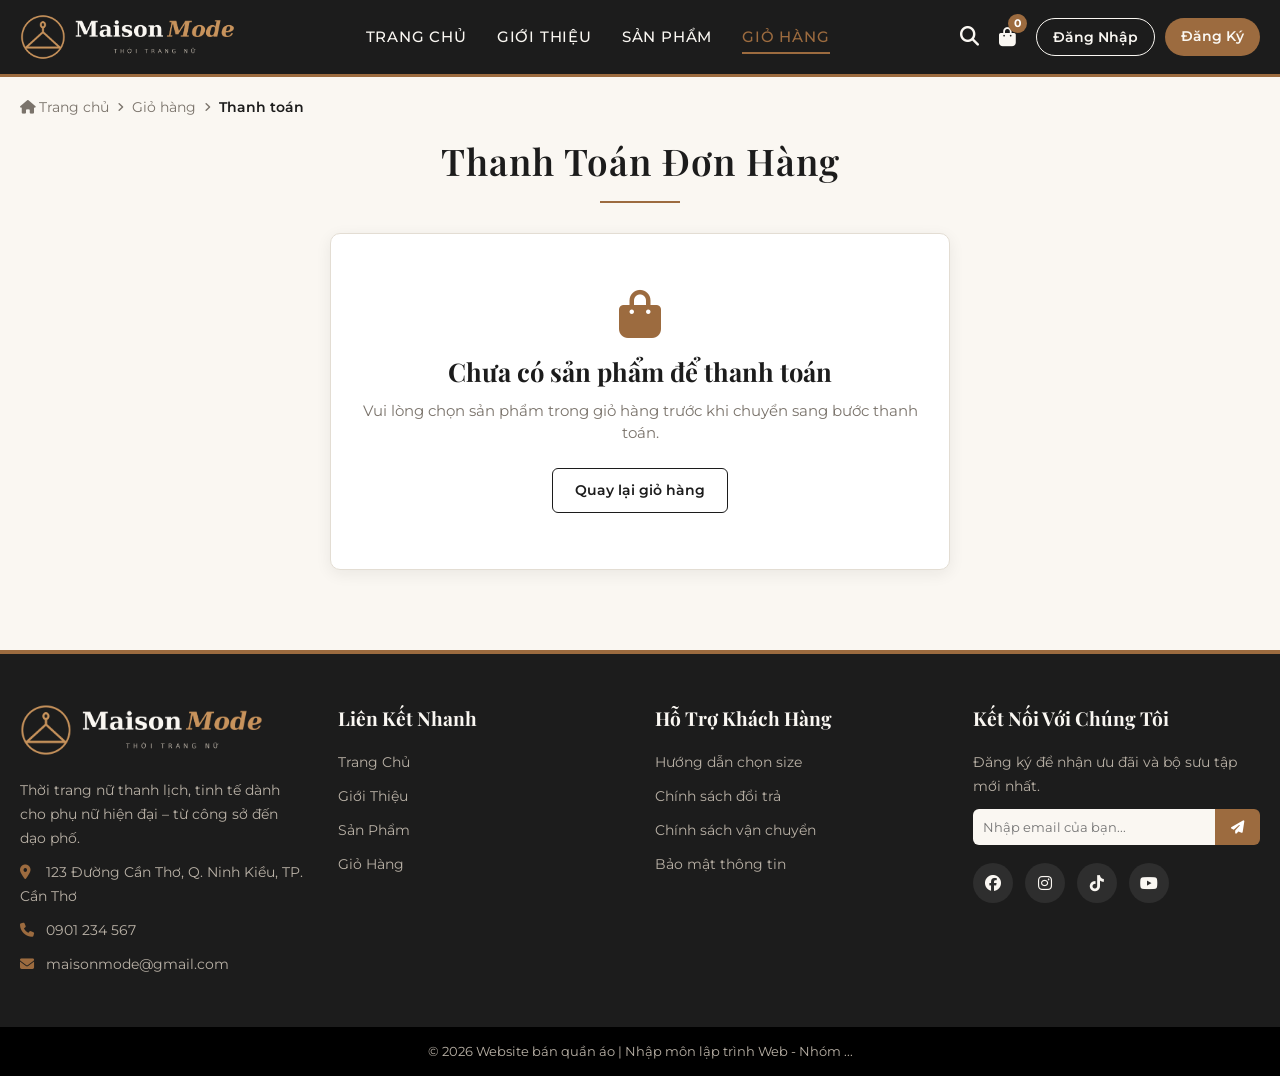
<file: thanhtoan.html>
<!-- Tác giả: Lê Khánh Trường -->

<!DOCTYPE html>
<html lang="vi">
<head>
    <meta charset="UTF-8">
    <meta name="viewport" content="width=device-width, initial-scale=1.0">
    <meta name="description" content="Thanh toán đơn hàng thời trang nữ Maison Mode.">
    <title>Thanh Toán | Maison Mode</title>
    <link rel="preconnect" href="https://fonts.googleapis.com">
    <link rel="preconnect" href="https://fonts.gstatic.com" crossorigin>
    <link href="https://fonts.googleapis.com/css2?family=Montserrat:wght@400;500;600;700&family=Playfair+Display:wght@500;600;700&display=swap" rel="stylesheet">
    <link rel="stylesheet" href="https://cdnjs.cloudflare.com/ajax/libs/font-awesome/6.7.2/css/all.min.css">
    <link rel="shortcut icon" href="assets/images/favicon.ico" type="image/x-icon">
    <link rel="stylesheet" href="assets/css/sanpham.css">
    <link rel="stylesheet" href="assets/css/thanhtoan.css">
</head>
<body>
    <!-- Header -->
    <header class="main-header">
        <div class="header-container">

            <!-- Logo -->
            <div class="header-logo">
                <a href="trangchu.html" title="Maison Mode - Trang chủ">
                    <img src="assets/images/logo.png" alt="Maison Mode - Thời trang nữ">
                </a>
            </div>

            <input id="menu-toggle" class="menu-checkbox" type="checkbox">
            <label class="menu-btn" for="menu-toggle" title="Mở menu">
                <i class="fa-solid fa-bars icon-open"></i>
                <i class="fa-solid fa-xmark icon-close"></i>
            </label>

            <nav class="main-nav">
                <ul class="nav-list">
                    <li class="nav-item"><a class="nav-link" href="trangchu.html">Trang Chủ</a></li>
                    <li class="nav-item"><a class="nav-link" href="gioithieu.html">Giới Thiệu</a></li>
                    <li class="nav-item"><a class="nav-link" href="sanpham.html">Sản Phẩm</a></li>
                    <li class="nav-item"><a class="nav-link active" href="giohang.html">Giỏ Hàng</a></li>
                    <li class="nav-item mobile-auth"><a class="nav-link" href="dangnhap.html">Đăng Nhập</a></li>
                    <li class="nav-item mobile-auth"><a class="nav-link" href="dangnhap.html#dangky">Đăng Ký</a></li>
                </ul>
            </nav>

            <!-- Tìm kiếm, giỏ hàng, đăng nhập -->
            <div class="header-actions">
                <div class="search-box">
                    <button class="btn-icon btn-search" type="button" title="Tìm kiếm">
                        <i class="fa-solid fa-magnifying-glass"></i>
                    </button>
                    <form id="search-form" class="search-form" action="sanpham.html" method="GET">
                        <input id="search-input" class="search-input" type="text" name="q" placeholder="Tìm váy, áo, đầm..." autocomplete="off">
                        <button class="btn-search-submit" type="submit" title="Tìm">
                            <i class="fa-solid fa-arrow-right"></i>
                        </button>
                    </form>
                </div>

                <a class="btn-icon btn-cart-link" href="giohang.html" title="Giỏ hàng">
                    <i class="fa-solid fa-bag-shopping"></i>
                    <span class="cart-badge">0</span>
                </a>

                <div class="user-buttons">
                    <a class="btn-user btn-login" href="dangnhap.html">Đăng Nhập</a>
                    <a class="btn-user btn-register" href="dangnhap.html#dangky">Đăng Ký</a>
                </div>
            </div>

        </div>
    </header>

    
    <main class="checkout-page">
        <!-- Breadcrumb -->
        <nav class="breadcrumb" aria-label="breadcrumb">
            <a href="trangchu.html"><i class="fa-solid fa-house"></i> Trang chủ</a>
            <i class="fa-solid fa-angle-right"></i>
            <a href="giohang.html">Giỏ hàng</a>
            <i class="fa-solid fa-angle-right"></i>
            <span>Thanh toán</span>
        </nav>

        <div class="checkout-container">
            <h1 class="section-title">Thanh Toán Đơn Hàng</h1>

            <!-- Khi không có sản phẩm nào được chọn -->
            <div class="checkout-empty" id="checkout-empty" style="display: none;">
                <i class="fa-solid fa-bag-shopping"></i>
                <h2>Chưa có sản phẩm để thanh toán</h2>
                <p>Vui lòng chọn sản phẩm trong giỏ hàng trước khi chuyển sang bước thanh toán.</p>
                <a href="giohang.html" class="btn-back-cart">Quay lại giỏ hàng</a>
            </div>

            <!-- Bố cục 2 cột -->
            <form class="checkout-layout" id="checkout-form" novalidate>
                <!-- Cột trái: Thông tin nhận hàng & phương thức thanh toán -->
                <div class="checkout-info-box">
                    <h3>Thông tin giao hàng</h3>

                    <div class="form-group">
                        <label for="customer-name">Họ và tên <span class="required">*</span></label>
                        <input type="text" id="customer-name" name="name" placeholder="Ví dụ: Nguyễn Minh Anh" required>
                    </div>

                    <div class="form-row-2">
                        <div class="form-group">
                            <label for="customer-phone">Số điện thoại <span class="required">*</span></label>
                            <input type="tel" id="customer-phone" name="phone" placeholder="Ví dụ: 0912345678" required>
                            <p class="field-error" id="phone-error" aria-live="polite"></p>
                        </div>
                        <div class="form-group">
                            <label for="customer-email">Email</label>
                            <input type="email" id="customer-email" name="email" placeholder="minhanh@gmail.com">
                            <p class="field-error" id="email-error" aria-live="polite"></p>
                        </div>
                    </div>

                    <div class="form-row-2">
                        <div class="form-group">
                            <label for="customer-city">Tỉnh / Thành phố <span class="required">*</span></label>
                            <select id="customer-city" name="city" required>
                                <option value="">-- Chọn Tỉnh / Thành phố --</option>
                                <option value="TP. Cần Thơ">TP. Cần Thơ</option>
                                <option value="TP. Hồ Chí Minh">TP. Hồ Chí Minh</option>
                                <option value="TP. Hà Nội">TP. Hà Nội</option>
                                <option value="TP. Đà Nẵng">TP. Đà Nẵng</option>
                                <option value="An Giang">An Giang</option>
                                <option value="Vĩnh Long">Vĩnh Long</option>
                            </select>
                        </div>
                        <div class="form-group">
                            <label for="customer-district">Quận / Huyện <span class="required">*</span></label>
                            <input type="text" id="customer-district" name="district" placeholder="Ví dụ: Ninh Kiều" required>
                        </div>
                    </div>

                    <div class="form-group">
                        <label for="customer-address">Địa chỉ cụ thể <span class="required">*</span></label>
                        <input type="text" id="customer-address" name="address" placeholder="Số nhà, tên đường, phường/xã..." required>
                    </div>

                    <div class="form-group">
                        <label for="order-note">Ghi chú đơn hàng</label>
                        <textarea id="order-note" name="note" rows="3" placeholder="Thời gian giao hàng mong muốn, lưu ý gói quà..."></textarea>
                    </div>

                    <h3 class="mt-24">Phương thức thanh toán</h3>

                    <div class="payment-methods">
                        <label class="payment-option">
                            <input type="radio" name="payment" value="cod" checked>
                            <span class="payment-label">
                                <i class="fa-solid fa-money-bill-wave"></i>
                                <span>
                                    <b>Thanh toán khi nhận hàng (COD)</b>
                                    <small>Kiểm tra hàng trước khi thanh toán cho shipper.</small>
                                </span>
                            </span>
                        </label>

                        <label class="payment-option">
                            <input type="radio" name="payment" value="bank">
                            <span class="payment-label">
                                <i class="fa-solid fa-building-columns"></i>
                                <span>
                                    <b>Chuyển khoản ngân hàng</b>
                                    <small>Chuyển khoản qua QR / số tài khoản Maison Mode.</small>
                                </span>
                            </span>
                        </label>

                        <label class="payment-option">
                            <input type="radio" name="payment" value="ewallet">
                            <span class="payment-label">
                                <i class="fa-solid fa-wallet"></i>
                                <span>
                                    <b>Ví điện tử (MoMo / ZaloPay)</b>
                                    <small>Thanh toán nhanh qua ví điện tử trên điện thoại.</small>
                                </span>
                            </span>
                        </label>
                    </div>

                    <p class="form-error" id="form-error" aria-live="polite"></p>
                </div>

                <!-- Cột phải: Sản phẩm đã chọn & tổng kết đơn -->
                <aside class="checkout-summary-box">
                    <h3>Đơn hàng của bạn (<span id="order-item-count">0</span>)</h3>

                    <div class="order-items-list" id="order-items-list"></div>

                    <div class="summary-rows">
                        <div class="summary-row">
                            <span>Tạm tính</span>
                            <b id="checkout-subtotal">0đ</b>
                        </div>
                        <div class="summary-row">
                            <span>Giảm giá</span>
                            <b id="checkout-discount">-0đ</b>
                        </div>
                        <div class="summary-row">
                            <span>Phí vận chuyển</span>
                            <b id="checkout-shipping">0đ</b>
                        </div>
                    </div>

                    <div class="summary-total">
                        <span>Tổng thanh toán</span>
                        <strong id="checkout-total">0đ</strong>
                    </div>

                    <button type="submit" class="btn-place-order" id="btn-place-order">
                        Đặt Hàng Ngay
                    </button>

                    <a href="giohang.html" class="btn-back-link">
                        <i class="fa-solid fa-arrow-left"></i> Quay lại chỉnh sửa giỏ hàng
                    </a>
                </aside>
            </form>

            <!-- Hộp xác nhận đặt hàng thành công -->
            <div class="order-success-box" id="order-success-box" style="display: none;">
                <i class="fa-solid fa-circle-check"></i>
                <h2>Đặt Hàng Thành Công</h2>
                <p>Mã đơn hàng của bạn là <b id="success-order-code">MM-000000</b>. Maison Mode sẽ liên hệ xác nhận trong thời gian sớm nhất.</p>
                <div class="success-actions">
                    <a href="sanpham.html" class="btn-place-order">Tiếp tục mua sắm</a>
                    <a href="trangchu.html" class="btn-outline-dark">Về trang chủ</a>
                </div>
            </div>
        </div>
    </main>
        <footer class="main-footer">
        <div class="footer-container">
            <div class="footer-col">
                <a href="trangchu.html" class="footer-logo"><img src="assets/images/logo.png" alt="Maison Mode"></a>
                <p class="footer-desc">Thời trang nữ thanh lịch, tinh tế dành cho phụ nữ hiện đại – từ công sở đến dạo phố.</p>
                <ul class="footer-contact">
                    <li><i class="fa-solid fa-location-dot"></i> 123 Đường Cần Thơ, Q. Ninh Kiều, TP. Cần Thơ</li>
                    <li><i class="fa-solid fa-phone"></i> 0901 234 567</li>
                    <li><i class="fa-solid fa-envelope"></i> maisonmode@gmail.com</li>
                </ul>
            </div>

            <div class="footer-col">
                <h3 class="footer-title">Liên Kết Nhanh</h3>
                <ul class="footer-links">
                    <li><a href="trangchu.html">Trang Chủ</a></li>
                    <li><a href="gioithieu.html">Giới Thiệu</a></li>
                    <li><a href="sanpham.html">Sản Phẩm</a></li>
                    <li><a href="giohang.html">Giỏ Hàng</a></li>
                </ul>
            </div>

            <div class="footer-col">
                <h3 class="footer-title">Hỗ Trợ Khách Hàng</h3>
                <ul class="footer-links">
                    <li><a href="#">Hướng dẫn chọn size</a></li>
                    <li><a href="#">Chính sách đổi trả</a></li>
                    <li><a href="#">Chính sách vận chuyển</a></li>
                    <li><a href="#">Bảo mật thông tin</a></li>
                </ul>
            </div>

            <div class="footer-col">
                <h3 class="footer-title">Kết Nối Với Chúng Tôi</h3>
                <p class="footer-desc">Đăng ký để nhận ưu đãi và bộ sưu tập mới nhất.</p>
                <form class="newsletter-form" onsubmit="return false;">
                    <input class="newsletter-input" type="email" placeholder="Nhập email của bạn..." required>
                    <button class="btn-newsletter" type="submit" title="Đăng ký"><i class="fa-solid fa-paper-plane"></i></button>
                </form>
                <div class="footer-socials">
                    <a href="https://facebook.com" title="Facebook"><i class="fa-brands fa-facebook"></i></a>
                    <a href="https://instagram.com" title="Instagram"><i class="fa-brands fa-instagram"></i></a>
                    <a href="https://tiktok.com" title="TikTok"><i class="fa-brands fa-tiktok"></i></a>
                    <a href="https://youtube.com" title="YouTube"><i class="fa-brands fa-youtube"></i></a>
                </div>
            </div>
        </div>

        <div class="footer-bottom">
            <p>&copy; 2026 Website bán quần áo | Nhập môn lập trình Web - Nhóm ...</p>
        </div>
    </footer>

    <!-- Nút về đầu trang -->
    <a href="#" class="back-to-top" title="Về đầu trang"><i class="fa-solid fa-arrow-up"></i></a>
    <script src="assets/js/icon-cart-update.js"></script>
    <script src="assets/js/vetrangdau.js"></script>
    <script src="assets/js/thanhtoan.js"></script>
    <script src="assets/js/auth.js"></script>
</body>
</html>
</file>
<file: assets/css/login.css>
/* Tác giả: Chiêm Thiên Vũ */

:root {
    --color-ink: #1c1c1c;
    --color-cream: #faf7f2;
    --color-accent: #9c6b3f;
    --color-accent-dark: #7d5330;
    --color-border: #e3ddd3;
    --color-muted: #7a736b;
    --radius: 10px;
    --shadow: 0 10px 30px rgba(28, 28, 28, 0.08);
}

* {
    margin: 0;
    padding: 0;
    box-sizing: border-box;
}

body {
    font-family: 'Montserrat', 'Segoe UI', Tahoma, sans-serif;
    background-color: var(--color-cream);
    color: var(--color-ink);
    line-height: 1.5;
    min-height: 100vh;
    display: flex;
    justify-content: center;
    align-items: center;
}

button, input { font-family: inherit; }

@keyframes fadeUp {
    from { opacity: 0; transform: translateY(14px); }
    to   { opacity: 1; transform: none; }
}

.container {
    width: 100%;
    padding: 24px 14px;
    display: flex;
    flex-direction: column;
    align-items: center;
    gap: 20px;
}

.form-logo img {
    display: block;
    height: 40px;
    width: auto;
}

.form-container {
    position: relative;
    width: 100%;
    max-width: 440px;
    background-color: #fff;
    border: 1px solid var(--color-border);
    border-top: 3px solid var(--color-accent);  
    border-radius: var(--radius);
    box-shadow: var(--shadow);
    padding: 26px 18px;
    overflow: hidden;
    animation: fadeUp 0.45s ease both;
}

.form-container::before,
.form-container::after {
    display: none;
}

.form-header {
    text-align: center;
    margin-bottom: 26px;
}

.form-header p {
    font-size: 0.72rem;
    font-weight: 500;
    text-transform: uppercase;
    letter-spacing: 1.5px;
    color: var(--color-muted);
    margin-bottom: 6px;
}

.form-header h1 {
    font-family: 'Playfair Display', Georgia, serif;
    font-size: 1.7rem;
    font-weight: 600;
    letter-spacing: 0.5px;
}

.form-header h1::after {
    content: "";
    display: block;
    width: 60px;
    height: 2px;
    background-color: var(--color-accent);
    margin: 10px auto 0;
}

.input-group {
    position: relative;
    margin-bottom: 18px;
}

.input-field {
    width: 100%;
    padding: 13px 42px 13px 14px;   
    border: 1.5px solid var(--color-border);
    border-radius: 6px;
    background-color: #fff;
    color: var(--color-ink);
    font-size: 0.9rem;
    outline: none;
    transition: border-color 0.25s ease, box-shadow 0.25s ease;
}

.input-field:focus {
    border-color: var(--color-accent);
    box-shadow: 0 0 0 3px rgba(156, 107, 63, 0.12);
}

.floating-label {
    position: absolute;
    left: 10px;
    top: 13px;
    padding: 0 5px;
    font-size: 0.86rem;
    color: var(--color-muted);
    pointer-events: none;
    transition: all 0.2s ease;
}

.input-field:focus ~ .floating-label,
.input-field:not(:placeholder-shown) ~ .floating-label {
    top: -9px;
    font-size: 0.72rem;
    font-weight: 600;
    color: var(--color-accent);
    background-color: #fff;
}

.eye-icon {
    position: absolute;
    right: 14px;
    top: 50%;
    transform: translateY(-50%);
    display: flex;
    cursor: pointer;
    opacity: 0.55;
    user-select: none;
    transition: opacity 0.25s ease;
}

.eye-icon:hover { opacity: 1; }

/* Ghi nhớ + quên mật khẩu */
.checkbox-group {
    display: flex;
    flex-wrap: wrap;
    justify-content: space-between;
    align-items: center;
    gap: 8px;
    font-size: 0.8rem;
}

.remember-me {
    display: flex;
    align-items: center;
    gap: 6px;
    cursor: pointer;
}

.checkbox-field {
    width: 15px;
    height: 15px;
    accent-color: var(--color-accent);
    cursor: pointer;
}

.form-link {
    color: var(--color-accent);
    font-weight: 600;
    text-decoration: none;
    transition: color 0.25s ease;
}

.form-link:hover {
    color: var(--color-accent-dark);
    text-decoration: underline;
}

.form-btn--submit {
    width: 100%;
    margin-top: 4px;
    padding: 13px 16px;
    background-color: var(--color-ink);
    color: #fff;
    border: none;
    border-radius: 6px;
    font-size: 0.88rem;
    font-weight: 600;
    text-transform: uppercase;
    letter-spacing: 1px;
    cursor: pointer;
    transition: background-color 0.3s ease, transform 0.3s ease;
}

.form-btn--submit:hover {
    background-color: var(--color-accent);
    transform: translateY(-2px);
}

/* Dòng "Or" có 2 đường kẻ hai bên */
.form-divider {
    display: flex;
    align-items: center;
    gap: 12px;
    margin: 22px 0;
    font-size: 0.75rem;
    text-transform: uppercase;
    letter-spacing: 1px;
    color: var(--color-muted);
}

.form-divider::before,
.form-divider::after {
    content: "";
    flex: 1;
    height: 1px;
    background-color: var(--color-border);
}

.form-socials {
    display: flex;
    gap: 12px;
    margin-bottom: 18px;
}

.form-btn--social {
    flex: 1;
    display: flex;
    align-items: center;
    justify-content: center;
    padding: 10px;
    background-color: #fff;
    border: 1.5px solid var(--color-border);
    border-radius: 6px;
    cursor: pointer;
    transition: border-color 0.25s ease, background-color 0.25s ease;
}

.form-btn--social:hover {
    border-color: var(--color-accent);
    background-color: var(--color-cream);
}

.btn-icon {
    width: 22px;
    height: 22px;
    object-fit: contain;
}

.form-bottom {
    text-align: center;
    font-size: 0.84rem;
    color: var(--color-muted);
}

/* RESPONSIVE*/


@media screen and (min-width: 481px) {
    .container { padding: 36px 20px; }
    .form-logo img { height: 46px; }
    .form-container { padding: 34px 32px; }
    .form-header h1 { font-size: 1.9rem; }
    .checkbox-group { font-size: 0.82rem; }
}

@media screen and (min-width: 769px) {
    .container { gap: 26px; }
    .form-container { max-width: 460px; padding: 38px 40px; }
}


@media screen and (min-width: 1025px) {
    .form-container {
        max-width: 900px;
        padding: 44px 52px 40px 472px;  
    }

    .form-container::before {
        content: "";
        display: block;
        position: absolute;
        top: 0;
        left: 0;
        bottom: 0;
        width: 420px;
        background-image:
            linear-gradient(to top, rgba(0, 0, 0, 0.75), rgba(0, 0, 0, 0.05) 60%),
            url("../images/gioithieungan1.png");
        background-size: cover;
        background-position: center top;
    }

    .form-container::after {
        content: "Tôn nét riêng, định phong cách";
        display: block;
        position: absolute;
        left: 34px;
        bottom: 34px;
        width: 352px;
        font-family: 'Playfair Display', Georgia, serif;
        font-style: italic;
        font-size: 1.8rem;
        line-height: 1.25;
        color: var(--color-cream);
    }
}

@media screen and (min-width: 1441px) {
    .form-container { max-width: 980px; padding-left: 520px; }
    .form-container::before { width: 460px; }
    .form-container::after { width: 392px; font-size: 2rem; }
}
</file>
<file: assets/css/sanpham.css>
/* Tác giả: Nguyễn Khánh Bình */

/* ==========================================================
   MAISON MODE - TRANG DANH SÁCH SẢN PHẨM
   ========================================================== */

/* ----------------------- BIẾN & RESET -------------------------- */
:root {
    --color-ink: #1c1c1c;          /* Đen than - chữ, header, footer */
    --color-cream: #faf7f2;        /* Kem - nền chính */
    --color-accent: #9c6b3f;       /* Nâu đồng - màu nhấn */
    --color-accent-dark: #7d5330;
    --color-sale: #c0392b;         /* Đỏ - giá khuyến mãi */
    --color-border: #e3ddd3;
    --color-muted: #7a736b;
    --radius: 10px;
    --shadow: 0 4px 16px rgba(28, 28, 28, 0.07);
    --shadow-hover: 0 14px 30px rgba(28, 28, 28, 0.14);
}

* {
    margin: 0;
    padding: 0;
    box-sizing: border-box;
}

html { scroll-behavior: smooth; }

body {
    font-family: 'Montserrat', 'Segoe UI', Tahoma, sans-serif;
    background-color: var(--color-cream);
    color: var(--color-ink);
    line-height: 1.5;
    overflow-x: hidden;
}

a { text-decoration: none; color: inherit; transition: all 0.3s ease; }
ul { list-style: none; }
img { max-width: 100%; display: block; }
button, select, input { font-family: inherit; }

/* ----------------------- THÀNH PHẦN CHUNG -------------------------- */
.section-title {
    font-family: 'Playfair Display', Georgia, serif;
    font-size: 2.4rem;
    font-weight: 600;
    letter-spacing: 1px;
    text-align: center;
    margin-bottom: 30px;
}

.section-title::after {
    content: "";
    display: block;
    width: 90px;
    height: 2px;
    background-color: var(--color-accent);
    margin: 12px auto 0;
}

.back-to-top {
    position: fixed;
    bottom: 28px;
    right: 28px;
    z-index: 999;
    width: 46px;
    height: 46px;
    border-radius: 50%;
    background-color: var(--color-ink);
    color: var(--color-cream);
    display: flex;
    align-items: center;
    justify-content: center;
    box-shadow: 0 4px 12px rgba(0, 0, 0, 0.25);
    opacity: 0;
    visibility: hidden;
    transform: translateY(10px);
}

.back-to-top.show { opacity: 1; visibility: visible; transform: none; }
.back-to-top:hover { background-color: var(--color-accent); transform: translateY(-3px); }

/* ----------------------- HEADER -------------------------- */
.main-header {
    background-color: var(--color-ink);
    color: var(--color-cream);
    position: sticky;
    top: 0;
    z-index: 1000;
    border-bottom: 3px solid var(--color-accent);
}

.header-container {
    max-width: 1280px;
    margin: 0 auto;
    padding: 14px 20px;
    display: flex;
    align-items: center;
    justify-content: space-between;
    position: relative;
}

.logo-text {
    font-family: 'Playfair Display', Georgia, serif;
    font-size: 1.7rem;
    font-weight: 700;
    letter-spacing: 1px;
}

.logo-text span { color: var(--color-accent); font-style: italic; }

/* Logo dạng ảnh */
.header-logo img { height: 46px; width: auto; }
.footer-logo { display: inline-block; }
.footer-logo img { height: 52px; width: auto; margin-bottom: 16px; }

.main-nav .nav-list { display: flex; gap: 30px; }

.nav-link {
    font-size: 0.92rem;
    font-weight: 500;
    text-transform: uppercase;
    letter-spacing: 0.8px;
    padding: 8px 0;
    position: relative;
}

.nav-link:hover, .nav-link.active { color: var(--color-accent); }

.nav-link::after {
    content: '';
    position: absolute;
    left: 0; bottom: 0;
    width: 0; height: 2px;
    background-color: var(--color-accent);
    transition: width 0.3s ease;
}

.nav-link:hover::after, .nav-link.active::after { width: 100%; }

.header-actions { display: flex; align-items: center; gap: 20px; }

.btn-icon {
    background: transparent;
    border: none;
    color: var(--color-cream);
    font-size: 1.2rem;
    cursor: pointer;
    position: relative;
}

.btn-icon:hover { color: var(--color-accent); }

.cart-badge {
    position: absolute;
    top: -9px;
    right: -11px;
    min-width: 19px;
    height: 19px;
    padding: 0 5px;
    background-color: var(--color-accent);
    color: #fff;
    font-size: 0.7rem;
    font-weight: 700;
    border-radius: 10px;
    display: flex;
    align-items: center;
    justify-content: center;
}

/* Tìm kiếm */
.search-box { position: relative; }

.search-form {
    display: none;
    position: absolute;
    right: 0;
    top: 38px;
    background-color: var(--color-cream);
    padding: 8px;
    border-radius: 8px;
    box-shadow: 0 8px 20px rgba(0, 0, 0, 0.3);
}

.search-box:hover .search-form,
.search-box:focus-within .search-form { display: flex; }

.search-input {
    border: 1.5px solid var(--color-border);
    padding: 8px 12px;
    min-width: 230px;
    border-radius: 6px;
    outline: none;
    color: var(--color-ink);
}

.search-input:focus { border-color: var(--color-accent); }

.btn-search-submit {
    background-color: var(--color-accent);
    color: #fff;
    border: none;
    padding: 0 14px;
    margin-left: 6px;
    border-radius: 6px;
    cursor: pointer;
}

.btn-search-submit:hover { background-color: var(--color-accent-dark); }

.user-buttons { display: flex; gap: 10px; }

.btn-user {
    padding: 8px 16px;
    border-radius: 20px;
    font-size: 0.85rem;
    font-weight: 600;
}

.btn-login { border: 1px solid var(--color-cream); }
.btn-login:hover { background-color: var(--color-cream); color: var(--color-ink); }
.btn-register { background-color: var(--color-accent); }
.btn-register:hover { background-color: var(--color-accent-dark); }

.menu-checkbox, .menu-btn { display: none; }
.menu-btn { font-size: 1.5rem; cursor: pointer; }
.menu-btn .icon-close { display: none; }
.mobile-auth { display: none; }

/* ----------------------- MAIN / BREADCRUMB -------------------------- */
main.product-page { padding: 20px 0 60px; }

.breadcrumb {
    max-width: 1400px;
    margin: 0 auto 10px;
    padding: 0 20px;
    font-size: 0.85rem;
    color: var(--color-muted);
    display: flex;
    align-items: center;
    gap: 8px;
}

.breadcrumb a:hover { color: var(--color-accent); }
.breadcrumb i.fa-angle-right { font-size: 0.7rem; }
.breadcrumb span { color: var(--color-ink); font-weight: 600; }

.product-section {
    display: flex;
    flex-direction: column;
    gap: 20px;
    max-width: 1400px;
    margin: 0 auto;
    padding: 0 20px;
}

/* ----------------------- BỘ LỌC (MOBILE: cuộn ngang) -------------------------- */
.product-menu { width: 100%; }
.product-menu h3 { display: none; }
.filter-price { display: none; }

.list-menu {
    display: flex;
    flex-wrap: nowrap;
    overflow-x: auto;
    gap: 8px;
    padding-bottom: 10px;
    scrollbar-width: thin;
}

.item-menu { flex-shrink: 0; }

.list-menu .link {
    display: flex;
    align-items: center;
    gap: 6px;
    white-space: nowrap;
    padding: 8px 16px;
    font-size: 0.85rem;
    font-weight: 500;
    background-color: #fff;
    border: 1px solid var(--color-border);
    border-radius: 20px;
}

.list-menu .link:hover,
.list-menu .link.active {
    background-color: var(--color-ink);
    color: #fff;
    border-color: var(--color-ink);
}

/* ----------------------- THANH CÔNG CỤ -------------------------- */
.toolbar {
    display: flex;
    align-items: center;
    justify-content: space-between;
    flex-wrap: wrap;
    gap: 12px;
    margin-bottom: 20px;
    padding-bottom: 14px;
    border-bottom: 1px solid var(--color-border);
}

.result-count { font-size: 0.92rem; color: var(--color-muted); }
.result-count b { color: var(--color-ink); }

.sort-box { display: flex; align-items: center; gap: 8px; font-size: 0.88rem; font-weight: 500; }

.sort-box select {
    padding: 8px 12px;
    border: 1.5px solid var(--color-border);
    border-radius: 6px;
    background-color: #fff;
    color: var(--color-ink);
    cursor: pointer;
    outline: none;
}

.sort-box select:focus { border-color: var(--color-accent); }

/* ----------------------- LƯỚI SẢN PHẨM -------------------------- */
.product-grid {
    display: grid;
    grid-template-columns: repeat(2, 1fr);
    gap: 18px;
}

.product-card {
    display: flex;
    flex-direction: column;
    background-color: #fff;
    border: 1px solid var(--color-border);
    border-radius: var(--radius);
    overflow: hidden;
    position: relative;
    box-shadow: var(--shadow);
    transition: transform 0.3s ease, box-shadow 0.3s ease;
    animation: fadeUp 0.45s ease both;
}

@keyframes fadeUp {
    from { opacity: 0; transform: translateY(16px); }
    to   { opacity: 1; transform: none; }
}

.product-card:hover { transform: translateY(-5px); box-shadow: var(--shadow-hover); }

/* Huy hiệu */
.badges {
    position: absolute;
    top: 12px;
    left: 12px;
    z-index: 5;
    display: flex;
    flex-direction: column;
    gap: 6px;
}

.badge {
    padding: 3px 10px;
    font-size: 0.7rem;
    font-weight: 700;
    letter-spacing: 0.5px;
    color: #fff;
    border-radius: 20px;
    text-align: center;
}

.badge-new  { background-color: #2b6cb0; }
.badge-hot  { background-color: var(--color-accent); }
.badge-sale { background-color: var(--color-sale); }

/* Nút yêu thích */
.btn-wish {
    position: absolute;
    top: 10px;
    right: 10px;
    z-index: 5;
    width: 36px;
    height: 36px;
    border-radius: 50%;
    border: none;
    background-color: rgba(255, 255, 255, 0.92);
    color: var(--color-ink);
    cursor: pointer;
    box-shadow: 0 2px 8px rgba(0, 0, 0, 0.12);
    transition: all 0.25s ease;
}

.btn-wish:hover { transform: scale(1.1); color: var(--color-sale); }
.btn-wish.active { color: var(--color-sale); }

/* Hình ảnh (tỉ lệ 3:4 như ảnh thời trang) */
.product-thumb {
    display: block;
    aspect-ratio: 3 / 4;
    overflow: hidden;
    background-color: #f1ece4;
}

.product-thumb img {
    width: 100%;
    height: 100%;
    object-fit: cover;
    transition: transform 0.5s ease;
}

.product-card:hover .product-thumb img { transform: scale(1.06); }

.product-info {
    display: flex;
    flex-direction: column;
    flex-grow: 1;
    padding: 14px 14px 16px;
}

.product-cat {
    font-size: 0.72rem;
    text-transform: uppercase;
    letter-spacing: 1px;
    color: var(--color-muted);
    margin-bottom: 4px;
}

.product-title {
    font-size: 0.98rem;
    font-weight: 600;
    line-height: 1.4;
    min-height: 2.8em;
    margin-bottom: 8px;
}

.product-title a:hover { color: var(--color-accent); }

/* Giá */
.product-price {
    display: flex;
    align-items: baseline;
    flex-wrap: wrap;
    gap: 8px;
    margin-bottom: 10px;
}

.price-new { font-size: 1.1rem; font-weight: 700; color: var(--color-accent); text-decoration: none; }
.price-old { font-size: 0.85rem; color: var(--color-muted); text-decoration: line-through; }
.price-off { font-size: 0.75rem; font-weight: 700; color: var(--color-sale); }

/* Màu sắc */
.color-list { display: flex; gap: 7px; margin-bottom: 10px; }

.color-dot {
    width: 18px;
    height: 18px;
    border-radius: 50%;
    border: 1px solid #cfc8bd;
    cursor: pointer;
    padding: 0;
    outline-offset: 2px;
    transition: transform 0.2s ease;
}

.color-dot:hover { transform: scale(1.15); }
.color-dot.selected { outline: 2px solid var(--color-ink); }

/* Size */
.size-list { display: flex; flex-wrap: wrap; gap: 6px; margin-bottom: 12px; }

.size-btn {
    min-width: 34px;
    padding: 4px 8px;
    font-size: 0.75rem;
    font-weight: 600;
    background-color: #fff;
    border: 1px solid var(--color-border);
    border-radius: 5px;
    cursor: pointer;
    transition: all 0.2s ease;
}

.size-btn:hover { border-color: var(--color-ink); }
.size-btn.selected { background-color: var(--color-ink); color: #fff; border-color: var(--color-ink); }

/* Nút thao tác */
.product-actions {
    display: flex;
    gap: 8px;
    margin-top: auto;
}

.quantity-input {
    width: 58px;
    padding: 4px;
    border: 1px solid var(--color-border);
    border-radius: 6px;
    text-align: center;
    font-weight: 600;
    outline: none;
}

.quantity-input:focus { border-color: var(--color-accent); }

.btn-action {
    flex: 1;
    padding: 9px 6px;
    font-size: 0.78rem;
    font-weight: 600;
    border-radius: 6px;
    cursor: pointer;
    transition: all 0.25s ease;
    display: flex;
    align-items: center;
    justify-content: center;
    gap: 6px;
    line-height: 1.2;
}

.btn-add {
    background-color: transparent;
    color: var(--color-ink);
    border: 1px solid var(--color-ink);
}

.btn-add:hover { background-color: var(--color-ink); color: #fff; }

.btn-buy {
    background-color: var(--color-accent);
    color: #fff;
    border: 1px solid var(--color-accent);
}

.btn-buy:hover { background-color: var(--color-accent-dark); border-color: var(--color-accent-dark); }

/* Không có kết quả */
.empty-state {
    grid-column: 1 / -1;
    text-align: center;
    padding: 70px 20px;
    color: var(--color-muted);
}

.empty-state i { font-size: 3rem; color: var(--color-border); margin-bottom: 16px; }
.empty-state h3 { color: var(--color-ink); margin-bottom: 8px; }

.btn-reset {
    margin-top: 18px;
    padding: 10px 22px;
    background-color: var(--color-ink);
    color: #fff;
    border: none;
    border-radius: 6px;
    cursor: pointer;
    font-weight: 600;
}

.btn-reset:hover { background-color: var(--color-accent); }

/* ----------------------- PHÂN TRANG -------------------------- */
.pagination {
    display: flex;
    justify-content: center;
    flex-wrap: wrap;
    gap: 8px;
    margin-top: 36px;
}

.page-btn {
    min-width: 40px;
    height: 40px;
    padding: 0 12px;
    background-color: #fff;
    border: 1px solid var(--color-border);
    border-radius: 6px;
    font-weight: 600;
    cursor: pointer;
    transition: all 0.25s ease;
}

.page-btn:hover:not(:disabled) { border-color: var(--color-ink); }
.page-btn.active { background-color: var(--color-ink); color: #fff; border-color: var(--color-ink); }
.page-btn:disabled { opacity: 0.4; cursor: not-allowed; }

/* ----------------------- TOAST THÔNG BÁO -------------------------- */
.toast-wrap {
    position: fixed;
    top: 90px;
    right: 20px;
    z-index: 2000;
    display: flex;
    flex-direction: column;
    gap: 10px;
}

.toast {
    display: flex;
    align-items: center;
    gap: 10px;
    min-width: 260px;
    max-width: 340px;
    padding: 14px 18px;
    background-color: var(--color-ink);
    color: #fff;
    font-size: 0.88rem;
    border-left: 4px solid #4caf7d;
    border-radius: 8px;
    box-shadow: 0 8px 24px rgba(0, 0, 0, 0.25);
    animation: toastIn 0.35s ease both;
}

.toast.error { border-left-color: var(--color-sale); }
.toast i { font-size: 1.1rem; color: #4caf7d; }
.toast.error i { color: var(--color-sale); }
.toast.hide { animation: toastOut 0.35s ease forwards; }

@keyframes toastIn  { from { opacity: 0; transform: translateX(40px); } to { opacity: 1; transform: none; } }
@keyframes toastOut { to { opacity: 0; transform: translateX(40px); } }

/* ----------------------- FOOTER -------------------------- */
.main-footer {
    background-color: var(--color-ink);
    padding-top: 50px;
    margin-top: 20px;
    border-top: 4px solid var(--color-accent);
}

.footer-container {
    max-width: 1280px;
    margin: 0 auto;
    padding: 0 20px 40px;
    display: grid;
    grid-template-columns: repeat(auto-fit, minmax(220px, 1fr));
    gap: 30px;
}

.footer-title {
    font-family: 'Playfair Display', Georgia, serif;
    color: var(--color-cream);
    font-size: 1.2rem;
    margin-bottom: 18px;
}

.footer-desc, .footer-contact li, .footer-links li {
    color: #b9b1a6;
    font-size: 0.88rem;
    line-height: 1.7;
    margin-bottom: 10px;
}

.footer-contact i { color: var(--color-accent); width: 18px; margin-right: 4px; }
.footer-links a:hover { color: var(--color-accent); padding-left: 5px; }

.newsletter-form { display: flex; margin-bottom: 18px; }

.newsletter-input {
    width: 100%;
    padding: 10px;
    border: none;
    border-radius: 6px 0 0 6px;
    background-color: var(--color-cream);
    outline: none;
}

.btn-newsletter {
    background-color: var(--color-accent);
    color: #fff;
    border: none;
    padding: 0 16px;
    border-radius: 0 6px 6px 0;
    cursor: pointer;
}

.btn-newsletter:hover { background-color: var(--color-accent-dark); }

.footer-socials { display: flex; gap: 12px; }

.footer-socials a {
    width: 40px;
    height: 40px;
    display: flex;
    align-items: center;
    justify-content: center;
    background-color: rgba(255, 255, 255, 0.08);
    border-radius: 50%;
    color: var(--color-cream);
}

.footer-socials a:hover { background-color: var(--color-accent); transform: translateY(-3px); }

.footer-bottom {
    background-color: #000;
    text-align: center;
    padding: 15px 20px;
    font-size: 0.82rem;
    color: #b9b1a6;
}

/* ----------------------- RESPONSIVE -------------------------- */
@media (max-width: 992px) {
    .menu-btn { display: block; order: 1; }
    .header-logo { order: 2; }
    .header-actions { order: 3; }
    .user-buttons { display: none; }
    .mobile-auth { display: block; }

    .main-nav {
        position: absolute;
        top: 100%;
        left: 0;
        width: 100%;
        background-color: var(--color-ink);
        max-height: 0;
        overflow: hidden;
        transition: max-height 0.4s ease-out;
    }

    .main-nav .nav-list { flex-direction: column; padding: 10px 0; gap: 0; }
    .nav-item { width: 100%; text-align: center; }
    .nav-link { display: block; padding: 13px 20px; border-bottom: 1px solid rgba(255, 255, 255, 0.06); }
    .nav-link::after { display: none; }

    .menu-checkbox:checked ~ .main-nav { max-height: 380px; }
    .menu-checkbox:checked ~ .menu-btn .icon-open { display: none; }
    .menu-checkbox:checked ~ .menu-btn .icon-close { display: inline-block; }
}

@media (min-width: 768px) {
    .section-title { font-size: 2.8rem; }
}

@media (min-width: 992px) {
    .product-grid { grid-template-columns: repeat(3, 1fr); gap: 22px; }
}

@media (max-width: 576px) {
    .product-grid { grid-template-columns: 1fr; }
    .product-actions { flex-direction: column; }
    .quantity-input { width: 100%; padding: 8px; }
    .toolbar { flex-direction: column; align-items: flex-start; }
    .toast-wrap { left: 15px; right: 15px; }
    .toast { max-width: none; }
}

/* Màn hình lớn: bộ lọc cố định bên trái */
@media (min-width: 1200px) {
    .product-section {
        display: grid;
        grid-template-columns: 260px 1fr;
        grid-template-areas:
            "title title"
            "menu  products";
        gap: 30px;
    }

    .section-title { grid-area: title; margin-bottom: 10px; }
    .product-content { grid-area: products; min-width: 0; }

    .product-menu {
        grid-area: menu;
        background-color: #fff;
        border: 1px solid var(--color-border);
        border-radius: var(--radius);
        box-shadow: var(--shadow);
        padding: 22px 18px;
        height: fit-content;
        position: sticky;
        top: 90px;
    }

    .product-menu h3 {
        display: block;
        font-family: 'Playfair Display', Georgia, serif;
        font-size: 1.15rem;
        color: var(--color-accent);
        margin-bottom: 14px;
        padding-bottom: 8px;
        border-bottom: 2px solid var(--color-border);
    }

    .list-menu { flex-direction: column; overflow-x: visible; padding-bottom: 0; gap: 4px; }
    .item-menu { width: 100%; }

    .list-menu .link {
        background: transparent;
        border: none;
        border-radius: 8px;
        padding: 10px 12px;
        font-size: 0.9rem;
    }

    .list-menu .link i { width: 18px; text-align: center; }
    .list-menu .link:hover, .list-menu .link.active { background-color: var(--color-ink); color: #fff; }

    .filter-price { display: block; margin-top: 24px; }

    .radio-row {
        display: flex;
        align-items: center;
        gap: 10px;
        padding: 6px 4px;
        font-size: 0.88rem;
        cursor: pointer;
    }

    .radio-row input { accent-color: var(--color-accent); width: 16px; height: 16px; cursor: pointer; }
}
</file>
<file: assets/css/giohang.css>
/* Tác giả: Lê Khánh Trường */

:root {
    --color-ink: #1c1c1c;
    --color-cream: #faf7f2;
    --color-accent: #9c6b3f;
    --color-accent-dark: #7d5330;
    --color-sale: #c0392b;
    --color-border: #e3ddd3;
    --color-muted: #7a736b;
    --radius: 10px;
    --shadow: 0 4px 16px rgba(28, 28, 28, 0.07);
    --shadow-hover: 0 14px 30px rgba(28, 28, 28, 0.14);
}

@keyframes fadeUp {
    from {
        opacity: 0;
        transform: translateY(14px);
    }
    to {
        opacity: 1;
        transform: none;
    }
}

/* ----------------------- HEADER --------------------------
header.main-header {
    background-color: #181818;
    color: #faf7f2;
    position: sticky;
    top: 0;
    z-index: 1000;
    border-bottom: 2px solid #9c6b3f;
}

header.main-header .header-container {
    max-width: 1320px;
    margin: 0 auto;
    padding: 12px 24px;
    display: flex;
    align-items: center;
    justify-content: space-between;
    gap: 24px;
    position: relative;
}

header.main-header .header-logo {
    flex-shrink: 0;
}

header.main-header .header-logo img {
    height: 54px;
    width: auto;
    display: block;
}

header.main-header #menu-toggle,
header.main-header .menu-checkbox,
header.main-header .menu-btn,
header.main-header .mobile-auth {
    display: none !important;
}

header.main-header .main-nav {
    display: flex;
    align-items: center;
}

header.main-header .main-nav .nav-list {
    display: flex;
    flex-direction: row;
    align-items: center;
    gap: 34px;
    list-style: none;
    margin: 0;
    padding: 0;
}

header.main-header .nav-link {
    display: inline-block;
    white-space: nowrap;
    font-size: 0.88rem;
    font-weight: 500;
    text-transform: uppercase;
    letter-spacing: 0.9px;
    color: #f4f1ea;
    text-decoration: none;
    padding: 6px 0;
    position: relative;
    transition: color 0.25s ease;
}

header.main-header .nav-link:hover,
header.main-header .nav-link.active {
    color: #9c6b3f;
}

header.main-header .nav-link::after {
    content: '';
    position: absolute;
    left: 0;
    bottom: 0;
    width: 0;
    height: 2px;
    background-color: #9c6b3f;
    transition: width 0.25s ease;
}

header.main-header .nav-link:hover::after,
header.main-header .nav-link.active::after {
    width: 100%;
}

header.main-header .header-actions {
    display: flex;
    align-items: center;
    gap: 18px;
    flex-shrink: 0;
}

header.main-header .search-box {
    position: relative;
    display: inline-flex;
    align-items: center;
}

header.main-header .btn-icon {
    background: transparent;
    border: none;
    color: #f4f1ea;
    font-size: 1.15rem;
    cursor: pointer;
    position: relative;
    display: inline-flex;
    align-items: center;
    justify-content: center;
    text-decoration: none;
    padding: 4px;
    transition: color 0.25s ease;
}

header.main-header .btn-icon:hover {
    color: #9c6b3f;
}

header.main-header .search-form {
    display: none;
    align-items: center;
    position: absolute;
    top: calc(100% + 10px);
    right: 0;
    background-color: #faf7f2;
    padding: 8px;
    border-radius: 8px;
    box-shadow: 0 8px 20px rgba(0, 0, 0, 0.3);
    z-index: 1200;
    white-space: nowrap;
}

header.main-header .search-box:hover .search-form,
header.main-header .search-box:focus-within .search-form {
    display: flex;
    flex-direction: row;
}

header.main-header .search-input {
    width: 210px;
    padding: 8px 12px;
    border: 1.5px solid #e3ddd3;
    border-radius: 6px;
    outline: none;
    color: #1c1c1c;
    font-size: 0.85rem;
    background-color: #fff;
}

header.main-header .search-input:focus {
    border-color: #9c6b3f;
}

header.main-header .btn-search-submit {
    background-color: #9c6b3f;
    color: #fff;
    border: none;
    padding: 8px 13px;
    margin-left: 6px;
    border-radius: 6px;
    cursor: pointer;
    flex-shrink: 0;
}

header.main-header .btn-search-submit:hover {
    background-color: #7d5330;
}

header.main-header .cart-badge {
    position: absolute;
    top: -7px;
    right: -9px;
    min-width: 18px;
    height: 18px;
    padding: 0 4px;
    background-color: #9c6b3f;
    color: #ffffff;
    font-size: 0.7rem;
    font-weight: 700;
    border-radius: 999px;
    display: flex;
    align-items: center;
    justify-content: center;
}

header.main-header .user-buttons {
    display: flex;
    align-items: center;
    gap: 10px;
}

header.main-header .btn-user {
    padding: 8px 18px;
    border-radius: 999px;
    font-size: 0.84rem;
    font-weight: 500;
    color: #ffffff;
    text-decoration: none;
    white-space: nowrap;
    transition: all 0.25s ease;
}

header.main-header .btn-login {
    border: 1px solid rgba(255, 255, 255, 0.55);
    background: transparent;
}

header.main-header .btn-login:hover {
    background-color: #ffffff;
    color: #181818;
    border-color: #ffffff;
}

header.main-header .btn-register {
    background-color: #9c6b3f;
    border: 1px solid #9c6b3f;
}

header.main-header .btn-register:hover {
    background-color: #7d5330;
    border-color: #7d5330;
} */

/* ----------------------- MAIN, BREADCRUMB & TITLE -------------------------- */
main.cart-page {
    padding: 20px 0 60px;
}

.cart-container {
    max-width: 1400px;
    margin: 0 auto;
    padding: 0 20px;
}

.breadcrumb {
    max-width: 1400px;
    margin: 0 auto 16px;
    padding: 0 20px;
    font-size: 0.85rem;
    color: var(--color-muted);
    display: flex;
    align-items: center;
    gap: 8px;
}

.breadcrumb a {
    color: var(--color-muted);
    text-decoration: none;
}

.breadcrumb a:hover {
    color: var(--color-accent);
}

.breadcrumb span {
    color: var(--color-ink);
    font-weight: 600;
}

.section-title {
    font-family: 'Playfair Display', Georgia, serif;
    font-size: 2.3rem;
    font-weight: 600;
    text-align: center;
    color: var(--color-ink);
    margin-bottom: 30px;
}

.section-title::after {
    content: "";
    display: block;
    width: 80px;
    height: 2px;
    background-color: var(--color-accent);
    margin: 12px auto 0;
}

/* ----------------------- GIỎ HÀNG TRỐNG -------------------------- */
.cart-empty {
    background-color: #fff;
    border: 1px solid var(--color-border);
    border-radius: var(--radius);
    box-shadow: var(--shadow);
    text-align: center;
    padding: 64px 20px;
    max-width: 600px;
    margin: 0 auto;
    animation: fadeUp 0.45s ease both;
}

.cart-empty i {
    font-size: 3rem;
    color: var(--color-accent);
    margin-bottom: 16px;
}

.cart-empty h2 {
    font-family: 'Playfair Display', Georgia, serif;
    font-size: 1.5rem;
    margin-bottom: 8px;
}

.cart-empty p {
    color: var(--color-muted);
    font-size: 0.92rem;
    margin-bottom: 22px;
}

.btn-primary-dark {
    display: inline-flex;
    align-items: center;
    gap: 8px;
    padding: 11px 24px;
    background-color: var(--color-ink);
    color: #fff;
    border-radius: 6px;
    font-size: 0.88rem;
    font-weight: 600;
    text-decoration: none;
}

.btn-primary-dark:hover {
    background-color: var(--color-accent);
}

/* ----------------------- BỐ CỤC 2 CỘT -------------------------- */
.cart-layout {
    display: grid;
    grid-template-columns: 1fr;
    gap: 24px;
    align-items: start;
}

@media (min-width: 992px) {
    .cart-layout {
        grid-template-columns: minmax(0, 1.75fr) minmax(320px, 1fr);
        gap: 30px;
    }
}

/* ----------------------- CỘT TRÁI: DANH SÁCH SẢN PHẨM -------------------------- */
.cart-items-box {
    background-color: #fff;
    border: 1px solid var(--color-border);
    border-radius: var(--radius);
    box-shadow: var(--shadow);
    padding: 20px;
    animation: fadeUp 0.45s ease both;
}

.cart-table-header {
    display: flex;
    align-items: center;
    justify-content: space-between;
    flex-wrap: wrap;
    gap: 12px;
    padding-bottom: 14px;
    margin-bottom: 16px;
    border-bottom: 1px solid var(--color-border);
    font-size: 0.9rem;
}

.check-all {
    display: inline-flex;
    align-items: center;
    gap: 10px;
    font-weight: 600;
    cursor: pointer;
}

.check-all input[type="checkbox"],
.item-check {
    width: 17px;
    height: 17px;
    accent-color: var(--color-accent);
    cursor: pointer;
}

.btn-clear-cart {
    background: transparent;
    border: 1px solid var(--color-border);
    color: var(--color-muted);
    padding: 6px 12px;
    border-radius: 6px;
    font-size: 0.82rem;
    font-weight: 500;
    cursor: pointer;
    display: inline-flex;
    align-items: center;
    gap: 6px;
}

.btn-clear-cart:hover {
    border-color: var(--color-sale);
    color: var(--color-sale);
}

/* Từng dòng sản phẩm */
.cart-item {
    display: grid;
    grid-template-columns: 20px 84px 1fr auto;
    gap: 14px;
    align-items: center;
    padding: 16px 0;
    border-bottom: 1px solid var(--color-border);
}

.cart-item:last-child {
    border-bottom: none;
}

.item-thumb {
    display: block;
    width: 84px;
    aspect-ratio: 3 / 4;
    border-radius: 8px;
    overflow: hidden;
    background-color: #f1ece4;
    border: 1px solid var(--color-border);
}

.item-thumb img {
    width: 100%;
    height: 100%;
    object-fit: cover;
    display: block;
}

.item-details {
    min-width: 0;
}

.item-name {
    font-size: 0.98rem;
    font-weight: 600;
    line-height: 1.4;
    margin-bottom: 6px;
}

.item-name a {
    text-decoration: none;
    color: var(--color-ink);
}

.item-name a:hover {
    color: var(--color-accent);
}

.item-variants {
    display: flex;
    flex-wrap: wrap;
    align-items: center;
    gap: 12px;
    font-size: 0.82rem;
    color: var(--color-muted);
    margin-bottom: 6px;
}

.item-size-select {
    padding: 3px 8px;
    border: 1px solid var(--color-border);
    border-radius: 5px;
    background-color: var(--color-cream);
    color: var(--color-ink);
    font-size: 0.8rem;
    font-weight: 600;
    cursor: pointer;
    outline: none;
}

.item-size-select:focus {
    border-color: var(--color-accent);
}

.item-unit-price {
    font-size: 0.92rem;
    font-weight: 700;
    color: var(--color-accent);
}

/* Điều chỉnh số lượng & thành tiền */
.item-side {
    display: flex;
    flex-direction: column;
    align-items: flex-end;
    gap: 10px;
}

.qty-control {
    display: inline-flex;
    align-items: center;
    border: 1px solid var(--color-border);
    border-radius: 6px;
    overflow: hidden;
    background-color: #fff;
}

.qty-btn {
    width: 28px;
    height: 30px;
    border: none;
    background-color: var(--color-cream);
    color: var(--color-ink);
    font-weight: 700;
    cursor: pointer;
}

.qty-btn:hover {
    background-color: var(--color-ink);
    color: #fff;
}

.qty-input {
    width: 40px;
    height: 30px;
    border: none;
    border-left: 1px solid var(--color-border);
    border-right: 1px solid var(--color-border);
    text-align: center;
    font-size: 0.85rem;
    font-weight: 600;
    color: var(--color-ink);
    outline: none;
}

.item-subtotal {
    font-size: 0.95rem;
    font-weight: 700;
    color: var(--color-ink);
}

.btn-remove-item {
    background: transparent;
    border: none;
    color: var(--color-muted);
    font-size: 1rem;
    cursor: pointer;
    padding: 4px;
}

.btn-remove-item:hover {
    color: var(--color-sale);
}

/* Chân khung danh sách */
.cart-footer-actions {
    margin-top: 18px;
    padding-top: 14px;
    border-top: 1px solid var(--color-border);
    display: flex;
    justify-content: space-between;
    align-items: center;
    flex-wrap: wrap;
    gap: 12px;
}

.btn-continue {
    display: inline-flex;
    align-items: center;
    gap: 8px;
    font-size: 0.88rem;
    font-weight: 600;
    color: var(--color-ink);
    text-decoration: none;
}

.btn-continue:hover {
    color: var(--color-accent);
}

/* ----------------------- CỘT PHẢI: TÓM TẮT ĐƠN HÀNG -------------------------- */
.cart-summary-box {
    background-color: #fff;
    border: 1px solid var(--color-border);
    border-radius: var(--radius);
    box-shadow: var(--shadow);
    padding: 22px 20px;
    animation: fadeUp 0.45s ease both;
}

@media (min-width: 1200px) {
    .cart-summary-box {
        position: sticky;
        top: 90px;
    }
}

.cart-summary-box h3 {
    font-family: 'Playfair Display', Georgia, serif;
    font-size: 1.2rem;
    color: var(--color-accent);
    margin-bottom: 16px;
    padding-bottom: 8px;
    border-bottom: 2px solid var(--color-border);
}

.coupon-box {
    display: flex;
    gap: 8px;
    margin-bottom: 18px;
}

.coupon-input {
    flex: 1 1 auto;
    min-width: 0;
    width: 100%;
    padding: 9px 10px;
    border: 1.5px solid var(--color-border);
    border-radius: 6px;
    font-size: 0.8rem;
    color: var(--color-ink);
    outline: none;
}

.coupon-input:focus {
    border-color: var(--color-accent);
}

.btn-apply-coupon {
    flex-shrink: 0;
    padding: 0 14px;
    background-color: var(--color-ink);
    color: #fff;
    border: none;
    border-radius: 6px;
    font-size: 0.85rem;
    font-weight: 600;
    cursor: pointer;
    white-space: nowrap;
}

.btn-apply-coupon:hover {
    background-color: var(--color-accent);
}

.summary-rows {
    display: flex;
    flex-direction: column;
    gap: 10px;
    padding-bottom: 14px;
    margin-bottom: 14px;
    border-bottom: 1px solid var(--color-border);
    font-size: 0.9rem;
}

.summary-row {
    display: flex;
    justify-content: space-between;
    align-items: center;
    color: var(--color-muted);
}

.summary-row b {
    color: var(--color-ink);
    font-weight: 600;
}

.freeship-note {
    font-size: 0.8rem;
    color: var(--color-accent);
    background-color: var(--color-cream);
    padding: 8px 10px;
    border-radius: 6px;
    border: 1px dashed var(--color-border);
    margin-top: 4px;
}

.summary-total {
    display: flex;
    justify-content: space-between;
    align-items: baseline;
    margin-bottom: 18px;
    font-size: 1rem;
    font-weight: 700;
}

.summary-total strong {
    font-size: 1.25rem;
    color: var(--color-accent);
}

.btn-checkout {
    width: 100%;
    padding: 12px 16px;
    background-color: var(--color-ink);
    color: #fff;
    border: none;
    border-radius: 6px;
    font-size: 0.9rem;
    font-weight: 600;
    text-transform: uppercase;
    letter-spacing: 0.6px;
    cursor: pointer;
}

.btn-checkout:hover {
    background-color: var(--color-accent);
}

/* ----------------------- RESPONSIVE GIỎ HÀNG -------------------------- */
@media (max-width: 640px) {
    .cart-item {
        grid-template-columns: 18px 72px 1fr;
        gap: 10px;
    }

    .item-thumb {
        width: 72px;
    }

    .item-side {
        grid-column: 1 / -1;
        flex-direction: row;
        justify-content: space-between;
        align-items: center;
        padding-top: 8px;
        border-top: 1px dashed var(--color-border);
    }
}
</file>
<file: assets/css/gioithieu.css>
/* Tác giả: Trương Hữu Thành */

/*Chung của trang giới thiệu */
* {
    margin: 0;
    padding: 0;
    box-sizing: border-box;
}

/* Văn bản để giới thiệu */
.gioithieu {
    width: 100%;
    padding: 40px 20px;
    text-align: left;
    background-color: #f5f5f5;
    line-height: 1.5;
    
}
.gioithieu h1 {
    font-size: 36px;
    color: #333;
    font-weight: bold;
    margin-bottom: 30px;
    text-align: center;
    
}
/* Tiêu đề */
.tieude2 {
    font-size: 26px;
    font-weight: 700;
    text-align: left;
    margin-bottom: 15px;
    text-transform: capitalize;
    color: #222222;
    width: auto;
    margin: 0 70px;
}
/* Nội dung */
.noidung {
    width: auto;
    margin: 0 70px;
}

.noidung h2 {
    font-size: 24px;
    color: #222;
    margin-bottom: 15px;
}

.noidung p {
    font-size: 16px;
    line-height: 1.8;
    color: #222222;
    margin-bottom: 12px;
    text-align: left;
}
/* Hình ảnh ở center */
.gt-main .banner-img {
    width: 100%;
    display: flex;
    justify-content: center;
    align-items: center;
}

.gt-main .banner-img .anh1gt {
    display: block;
    width: 50%;
    height: auto;
    margin: 0 auto;
    border-radius: 15px;
}
/* Hai ảnh ở center */
.gt-main .gt-haianh {
    width: 90%;
    max-width: 1100px;
    margin: 30px auto;
    display: flex;
    justify-content: center;
    align-items: center;
    gap: 20px;
}

.gt-main .gt-haianh img {
    width: 50%;
    height: 300px;
    object-fit: cover;
    border-radius: 15px;
}
/* Về đầu trang */
.back-to-top {
    position: fixed;
    bottom: 28px;
    right: 28px;
    z-index: 999;
    width: 46px;
    height: 46px;
    border-radius: 50%;
    background-color: var(--color-ink);
    color: var(--color-cream);
    display: flex;
    align-items: center;
    justify-content: center;
    box-shadow: 0 4px 12px rgba(0, 0, 0, 0.25);
    opacity: 0;
    visibility: hidden;
    transform: translateY(10px);
}

.back-to-top.show { opacity: 1; visibility: visible; transform: none; }
.back-to-top:hover { background-color: var(--color-accent); transform: translateY(-3px); }
/* Responsive trang giới thiệu, phần còn lại head, footer lấy bên css sản phẩm */
@media (max-width: 768px) {
    .gioithieu {
        padding: 20px;
    }

    .gioithieu h1 {
        font-size: 1.8rem;
    }

    .tieude2 {
        font-size: 1.5rem;
    }

    .noidung p {
        font-size: 0.9rem;
        text-align: justify;
    }

    .gt-haianh {
        flex-direction: column;
    }

    .gt-haianh img {
        width: 100%;
    }
}
</file>
<file: assets/css/thanhtoan.css>
/* Tác giả: Lê Khánh Trường */

/* ==========================================================
   MAISON MODE - TRANG THANH TOÁN ĐƠN HÀNG
   ========================================================== */

:root {
    --color-ink: #1c1c1c;
    --color-cream: #faf7f2;
    --color-accent: #9c6b3f;
    --color-accent-dark: #7d5330;
    --color-sale: #c0392b;
    --color-border: #e3ddd3;
    --color-muted: #7a736b;
    --radius: 10px;
    --shadow: 0 4px 16px rgba(28, 28, 28, 0.07);
}

*, *::before, *::after {
    margin: 0;
    padding: 0;
    box-sizing: border-box;
}

body {
    font-family: 'Montserrat', 'Segoe UI', Tahoma, sans-serif;
    background-color: var(--color-cream);
    color: var(--color-ink);
    line-height: 1.5;
    overflow-x: hidden;
}

a {
    text-decoration: none;
    color: inherit;
    transition: all 0.25s ease;
}

ul {
    list-style: none;
}

img {
    max-width: 100%;
    display: block;
}

button, input, select, textarea {
    font-family: inherit;
}

@keyframes fadeUp {
    from {
        opacity: 0;
        transform: translateY(14px);
    }
    to {
        opacity: 1;
        transform: none;
    }
}
/* ----------------------- MAIN, BREADCRUMB & HEADING -------------------------- */
main.checkout-page {
    padding: 20px 0 60px;
}

.checkout-container {
    max-width: 1400px;
    margin: 0 auto;
    padding: 0 20px;
}

.breadcrumb {
    max-width: 1400px;
    margin: 0 auto 16px;
    padding: 0 20px;
    font-size: 0.85rem;
    color: var(--color-muted);
    display: flex;
    align-items: center;
    gap: 8px;
}

.breadcrumb a:hover {
    color: var(--color-accent);
}

.breadcrumb i.fa-angle-right {
    font-size: 0.7rem;
}

.breadcrumb span {
    color: var(--color-ink);
    font-weight: 600;
}

.section-title {
    font-family: 'Playfair Display', Georgia, serif;
    font-size: 2.3rem;
    font-weight: 600;
    text-align: center;
    color: var(--color-ink);
    margin-bottom: 30px;
}

.section-title::after {
    content: "";
    display: block;
    width: 80px;
    height: 2px;
    background-color: var(--color-accent);
    margin: 12px auto 0;
}

/* ----------------------- TRẠNG THÁI TRỐNG -------------------------- */
.checkout-empty,
.order-success-box {
    background-color: #fff;
    border: 1px solid var(--color-border);
    border-radius: var(--radius);
    box-shadow: var(--shadow);
    text-align: center;
    padding: 56px 24px;
    max-width: 620px;
    margin: 0 auto;
    animation: fadeUp 0.45s ease both;
}

.checkout-empty i {
    font-size: 3rem;
    color: var(--color-accent);
    margin-bottom: 14px;
}

.order-success-box i {
    font-size: 3.2rem;
    color: #2e8555;
    margin-bottom: 14px;
}

.checkout-empty h2,
.order-success-box h2 {
    font-family: 'Playfair Display', Georgia, serif;
    font-size: 1.6rem;
    margin-bottom: 10px;
}

.checkout-empty p,
.order-success-box p {
    color: var(--color-muted);
    font-size: 0.92rem;
    margin-bottom: 24px;
}

.btn-back-cart,
.btn-outline-dark {
    display: inline-flex;
    align-items: center;
    justify-content: center;
    padding: 11px 22px;
    border-radius: 6px;
    border: 1px solid var(--color-ink);
    color: var(--color-ink);
    font-size: 0.88rem;
    font-weight: 600;
}

.btn-back-cart:hover,
.btn-outline-dark:hover {
    background-color: var(--color-ink);
    color: #fff;
}

.success-actions {
    display: flex;
    justify-content: center;
    flex-wrap: wrap;
    gap: 12px;
}

/* ----------------------- BỐ CỤC 2 CỘT -------------------------- */
.checkout-layout {
    display: grid;
    grid-template-columns: 1fr;
    gap: 24px;
    align-items: start;
}

@media (min-width: 992px) {
    .checkout-layout {
        grid-template-columns: minmax(0, 1.55fr) minmax(340px, 1fr);
        gap: 30px;
    }
}

/* ----------------------- CỘT TRÁI: FORM GIAO HÀNG -------------------------- */
.checkout-info-box {
    background-color: #fff;
    border: 1px solid var(--color-border);
    border-radius: var(--radius);
    box-shadow: var(--shadow);
    padding: 24px 22px;
    animation: fadeUp 0.45s ease both;
}

.checkout-info-box h3,
.checkout-summary-box h3 {
    font-family: 'Playfair Display', Georgia, serif;
    font-size: 1.2rem;
    color: var(--color-accent);
    margin-bottom: 18px;
    padding-bottom: 8px;
    border-bottom: 2px solid var(--color-border);
}

.mt-24 {
    margin-top: 24px;
}

.form-group {
    margin-bottom: 16px;
}

.form-group label {
    display: block;
    font-size: 0.86rem;
    font-weight: 600;
    margin-bottom: 6px;
    color: var(--color-ink);
}

.required {
    color: var(--color-sale);
}

.form-group input,
.form-group select,
.form-group textarea {
    width: 100%;
    padding: 10px 12px;
    border: 1.5px solid var(--color-border);
    border-radius: 6px;
    font-size: 0.88rem;
    color: var(--color-ink);
    background-color: #fff;
    outline: none;
    transition: border-color 0.2s ease;
}

.form-group input:focus,
.form-group select:focus,
.form-group textarea:focus {
    border-color: var(--color-accent);
}

.form-row-2 {
    display: grid;
    grid-template-columns: 1fr;
    gap: 0 16px;
}

@media (min-width: 640px) {
    .form-row-2 {
        grid-template-columns: 1fr 1fr;
    }
}

/* Phương thức thanh toán */
.payment-methods {
    display: flex;
    flex-direction: column;
    gap: 10px;
}

.payment-option {
    display: flex;
    align-items: flex-start;
    gap: 12px;
    padding: 12px 14px;
    border: 1.5px solid var(--color-border);
    border-radius: 8px;
    cursor: pointer;
    background-color: var(--color-cream);
    transition: border-color 0.2s ease, background-color 0.2s ease;
}

.payment-option:hover {
    border-color: var(--color-accent);
}

.payment-option input[type="radio"] {
    margin-top: 3px;
    accent-color: var(--color-accent);
    width: 16px;
    height: 16px;
    cursor: pointer;
}

.payment-label {
    display: flex;
    align-items: flex-start;
    gap: 10px;
}

.payment-label i {
    color: var(--color-accent);
    font-size: 1.1rem;
    margin-top: 2px;
}

.payment-label b {
    display: block;
    font-size: 0.9rem;
    color: var(--color-ink);
}

.payment-label small {
    display: block;
    font-size: 0.8rem;
    color: var(--color-muted);
}
.field-error{
    color: var(--color-sale);
    font-size: 0.85rem;
    margin-top: 5px;
}
.field-error:empty{
    display: none;
}
.form-group input.input-error{
    border-color: var(--color-sale);
    background-color: #fdf2f1;
}
.form-error {
    color: var(--color-sale);
    font-size: 0.85rem;
    font-weight: 600;
    margin-top: 12px;
    min-height: 1.2em;
}

/* ----------------------- CỘT PHẢI: TÓM TẮT ĐƠN HÀNG -------------------------- */
.checkout-summary-box {
    background-color: #fff;
    border: 1px solid var(--color-border);
    border-radius: var(--radius);
    box-shadow: var(--shadow);
    padding: 22px 20px;
    animation: fadeUp 0.45s ease both;
}

@media (min-width: 1200px) {
    .checkout-summary-box {
        position: sticky;
        top: 90px;
    }
}

.order-items-list {
    display: flex;
    flex-direction: column;
    gap: 12px;
    padding-bottom: 14px;
    margin-bottom: 14px;
    border-bottom: 1px solid var(--color-border);
    max-height: 340px;
    overflow-y: auto;
}

.order-item-row {
    display: grid;
    grid-template-columns: 56px 1fr auto;
    gap: 10px;
    align-items: center;
}

.order-item-thumb {
    width: 56px;
    aspect-ratio: 3 / 4;
    border-radius: 6px;
    overflow: hidden;
    background-color: #f1ece4;
    border: 1px solid var(--color-border);
}

.order-item-thumb img {
    width: 100%;
    height: 100%;
    object-fit: cover;
}
.order-item-title {
    font-size: 0.86rem;
    font-weight: 600;
    line-height: 1.35;
}

.order-item-meta {
    font-size: 0.78rem;
    color: var(--color-muted);
}

.order-item-price {
    font-size: 0.88rem;
    font-weight: 700;
    color: var(--color-ink);
    white-space: nowrap;
}

.summary-rows {
    display: flex;
    flex-direction: column;
    gap: 10px;
    padding-bottom: 14px;
    margin-bottom: 14px;
    border-bottom: 1px solid var(--color-border);
    font-size: 0.9rem;
}

.summary-row {
    display: flex;
    justify-content: space-between;
    align-items: center;
    color: var(--color-muted);
}

.summary-row b {
    color: var(--color-ink);
    font-weight: 600;
}

.summary-total {
    display: flex;
    justify-content: space-between;
    align-items: baseline;
    margin-bottom: 18px;
    font-size: 1rem;
    font-weight: 700;
}

.summary-total strong {
    font-size: 1.25rem;
    color: var(--color-accent);
}

.btn-place-order {
    width: 100%;
    padding: 12px 16px;
    background-color: var(--color-ink);
    color: #fff;
    border: none;
    border-radius: 6px;
    font-size: 0.9rem;
    font-weight: 600;
    text-transform: uppercase;
    letter-spacing: 0.6px;
    cursor: pointer;
    display: inline-flex;
    align-items: center;
    justify-content: center;
}

.btn-place-order:hover {
    background-color: var(--color-accent);
}

.btn-back-link {
    display: inline-flex;
    align-items: center;
    justify-content: center;
    gap: 6px;
    width: 100%;
    margin-top: 12px;
    font-size: 0.85rem;
    font-weight: 600;
    color: var(--color-muted);
}

.btn-back-link:hover {
    color: var(--color-accent);
}
</file>
